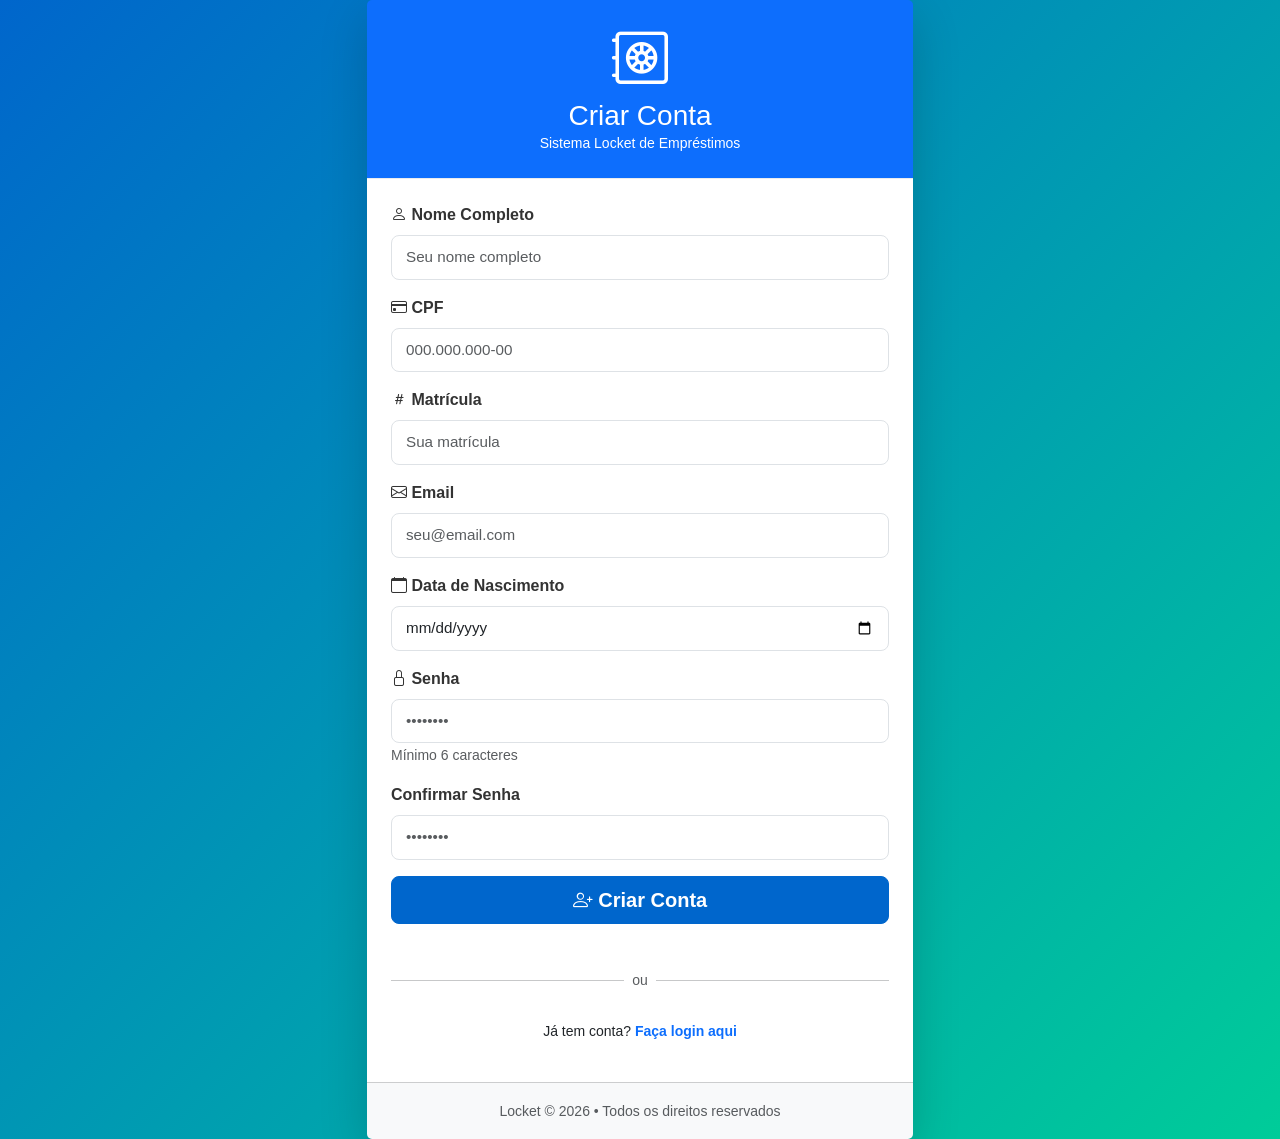
<file: cadastro.html>
<!DOCTYPE html>
<html lang="pt-BR">
<head>
    <meta charset="UTF-8">
    <meta name="viewport" content="width=device-width, initial-scale=1.0">
    <title>Cadastro - Locket</title>
    
    <link href="https://cdn.jsdelivr.net/npm/bootstrap@5.3.0/dist/css/bootstrap.min.css" rel="stylesheet">
    <link href="https://cdn.jsdelivr.net/npm/bootstrap-icons@1.11.0/font/bootstrap-icons.css" rel="stylesheet">
    <link rel="stylesheet" href="css/style.css">
    <style>
        body {
            background: linear-gradient(135deg, #0066CC 0%, #00cc99 100%);
            min-height: 100vh;
            display: flex;
            align-items: center;
            justify-content: center;
        }
    </style>
</head>
<body>
    <main class="w-100">
        <div class="container">
            <div class="row justify-content-center">
                <div class="col-12 col-sm-10 col-md-8 col-lg-6">
                    <div class="card shadow-lg border-0">
                        <!-- Card Header -->
                        <div class="card-header bg-primary text-white text-center py-4">
                            <i class="bi bi-safe2 display-4"></i>
                            <h1 class="h3 mt-2 mb-0">Criar Conta</h1>
                            <p class="small mb-0">Sistema Locket de Empréstimos</p>
                        </div>

                        <!-- Card Body -->
                        <div class="card-body p-4">
                            <form id="registroForm" onsubmit="handleRegister(event)">
                                <!-- Nome Input -->
                                <div class="mb-3">
                                    <label for="nome" class="form-label fw-bold">
                                        <i class="bi bi-person"></i> Nome Completo
                                    </label>
                                    <input 
                                        type="text" 
                                        class="form-control form-control-lg" 
                                        id="nome" 
                                        name="nome"
                                        placeholder="Seu nome completo"
                                        required
                                    >
                                </div>

                                <!-- CPF Input -->
                                <div class="mb-3">
                                    <label for="cpf" class="form-label fw-bold">
                                        <i class="bi bi-credit-card"></i> CPF
                                    </label>
                                    <input 
                                        type="text" 
                                        class="form-control form-control-lg" 
                                        id="cpf" 
                                        name="cpf"
                                        placeholder="000.000.000-00"
                                        maxlength="14"
                                        required
                                    >
                                </div>

                                <!-- Matrícula Input -->
                                <div class="mb-3">
                                    <label for="matricula" class="form-label fw-bold">
                                        <i class="bi bi-hash"></i> Matrícula
                                    </label>
                                    <input 
                                        type="text" 
                                        class="form-control form-control-lg" 
                                        id="matricula" 
                                        name="matricula"
                                        placeholder="Sua matrícula"
                                        required
                                    >
                                </div>

                                <!-- Email Input -->
                                <div class="mb-3">
                                    <label for="email" class="form-label fw-bold">
                                        <i class="bi bi-envelope"></i> Email
                                    </label>
                                    <input 
                                        type="email" 
                                        class="form-control form-control-lg" 
                                        id="email" 
                                        name="email"
                                        placeholder="seu@email.com"
                                        required
                                    >
                                </div>

                                <!-- Data de Nascimento Input -->
                                <div class="mb-3">
                                    <label for="dataNascimento" class="form-label fw-bold">
                                        <i class="bi bi-calendar"></i> Data de Nascimento
                                    </label>
                                    <input 
                                        type="date" 
                                        class="form-control form-control-lg" 
                                        id="dataNascimento" 
                                        name="dataNascimento"
                                        required
                                    >
                                </div>

                                <!-- Password Input -->
                                <div class="mb-3">
                                    <label for="senha" class="form-label fw-bold">
                                        <i class="bi bi-lock"></i> Senha
                                    </label>
                                    <input 
                                        type="password" 
                                        class="form-control form-control-lg" 
                                        id="senha" 
                                        name="senha"
                                        placeholder="••••••••"
                                        minlength="6"
                                        required
                                    >
                                    <small class="text-muted">Mínimo 6 caracteres</small>
                                </div>

                                <!-- Confirm Password Input -->
                                <div class="mb-3">
                                    <label for="senhaConfirm" class="form-label fw-bold">
                                        <i class="bi bi-lock-check"></i> Confirmar Senha
                                    </label>
                                    <input 
                                        type="password" 
                                        class="form-control form-control-lg" 
                                        id="senhaConfirm" 
                                        name="senhaConfirm"
                                        placeholder="••••••••"
                                        minlength="6"
                                        required
                                    >
                                </div>

                                <!-- Alert Messages -->
                                <div id="alertMessage" class="alert alert-danger d-none" role="alert"></div>

                                <!-- Submit Button -->
                                <button type="submit" class="btn btn-primary btn-lg w-100 fw-bold mb-3">
                                    <i class="bi bi-person-plus"></i> Criar Conta
                                </button>
                            </form>

                            <!-- Divider -->
                            <div class="d-flex align-items-center my-4">
                                <hr class="flex-grow-1">
                                <span class="mx-2 text-muted small">ou</span>
                                <hr class="flex-grow-1">
                            </div>

                            <!-- Login Link -->
                            <div class="text-center">
                                <p class="small">
                                    Já tem conta?
                                    <a href="login.html" class="text-decoration-none fw-bold">
                                        Faça login aqui
                                    </a>
                                </p>
                            </div>
                        </div>

                        <!-- Card Footer -->
                        <div class="card-footer bg-light text-center py-3">
                            <small class="text-muted">
                                Locket &copy; 2026 • Todos os direitos reservados
                            </small>
                        </div>
                    </div>
                </div>
            </div>
        </div>
    </main>

    <script src="https://cdn.jsdelivr.net/npm/bootstrap@5.3.0/dist/js/bootstrap.bundle.min.js"></script>
    <script src="js/api.js"></script>
    <script src="js/main.js"></script>
    <script>
        async function handleRegister(event) {
            event.preventDefault();
            
            const nome = document.getElementById('nome').value.trim();
            const cpf = document.getElementById('cpf').value.trim();
            const matricula = document.getElementById('matricula').value.trim();
            const email = document.getElementById('email').value.trim();
            const dataNascimento = document.getElementById('dataNascimento').value;
            const senha = document.getElementById('senha').value;
            const senhaConfirm = document.getElementById('senhaConfirm').value;
            const alertDiv = document.getElementById('alertMessage');

            // Validações
            if (!nome || !cpf || !matricula || !email || !dataNascimento || !senha || !senhaConfirm) {
                alertDiv.innerHTML = '<i class="bi bi-exclamation-triangle"></i> Por favor, preencha todos os campos.';
                alertDiv.classList.remove('d-none');
                return;
            }

            if (senha !== senhaConfirm) {
                alertDiv.innerHTML = '<i class="bi bi-exclamation-triangle"></i> As senhas não coincidem. Tente novamente.';
                alertDiv.classList.remove('d-none');
                return;
            }

            if (senha.length < 6) {
                alertDiv.innerHTML = '<i class="bi bi-exclamation-triangle"></i> A senha deve ter no mínimo 6 caracteres.';
                alertDiv.classList.remove('d-none');
                return;
            }

            // CPF validation (simples)
            if (!/^\d{3}\.\d{3}\.\d{3}-\d{2}$/.test(cpf) && !/^\d{11}$/.test(cpf.replace(/\D/g, ''))) {
                alertDiv.innerHTML = '<i class="bi bi-exclamation-triangle"></i> CPF inválido. Use o formato 000.000.000-00.';
                alertDiv.classList.remove('d-none');
                return;
            }

            try {
                alertDiv.classList.add('d-none');
                
                // Prepare registration data
                const registroData = {
                    Nome: nome,
                    CPF: cpf,
                    Matricula: matricula,
                    Email: email,
                    Data_Nascimento: dataNascimento,
                    Senha: senha,
                    Funcao: 'Aluno'  // Default role
                };

                // Call register API
                const response = await authAPI.register(registroData);

                if (response && (response.statusCode === 201 || response.success)) {
                    showToast('Conta criada com sucesso! Redirecionando...', 'success');
                    setTimeout(() => {
                        window.location.href = 'login.html';
                    }, 2000);
                } else {
                    throw new Error(response?.message || 'Erro ao criar conta');
                }
            } catch (error) {
                console.error('Erro no registro:', error);
                alertDiv.innerHTML = `<i class="bi bi-exclamation-triangle"></i> ${error.message || 'Erro ao criar conta. Tente novamente.'}`;
                alertDiv.classList.remove('d-none');
            }
        }
    </script>
</body>
</html>
</file>
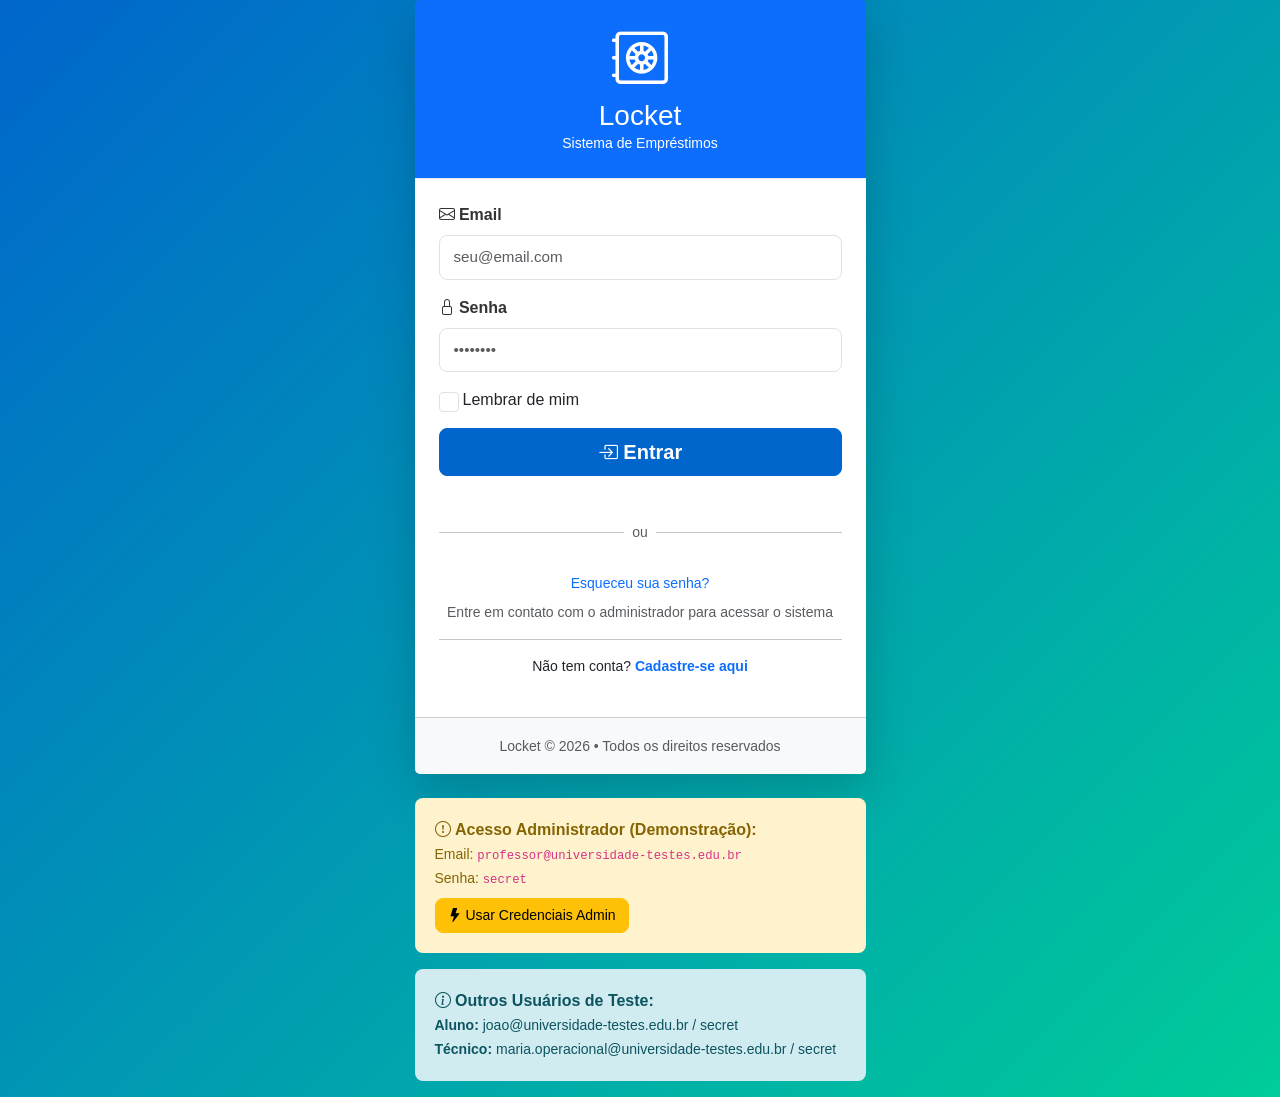
<file: login.html>
<!DOCTYPE html>
<html lang="pt-BR">
<head>
    <meta charset="UTF-8">
    <meta name="viewport" content="width=device-width, initial-scale=1.0">
    <title>Login - Locket</title>
    
    <link href="https://cdn.jsdelivr.net/npm/bootstrap@5.3.0/dist/css/bootstrap.min.css" rel="stylesheet">
    <link href="https://cdn.jsdelivr.net/npm/bootstrap-icons@1.11.0/font/bootstrap-icons.css" rel="stylesheet">
    <link rel="stylesheet" href="css/style.css">
    <style>
        body {
            background: linear-gradient(135deg, #0066CC 0%, #00cc99 100%);
            min-height: 100vh;
            display: flex;
            align-items: center;
            justify-content: center;
        }
    </style>
</head>
<body>
    <main class="w-100">
        <div class="container">
            <div class="row justify-content-center">
                <div class="col-12 col-sm-10 col-md-8 col-lg-5">
                    <div class="card shadow-lg border-0">
                        <!-- Card Header -->
                        <div class="card-header bg-primary text-white text-center py-4">
                            <i class="bi bi-safe2 display-4"></i>
                            <h1 class="h3 mt-2 mb-0">Locket</h1>
                            <p class="small mb-0">Sistema de Empréstimos</p>
                        </div>

                        <!-- Card Body -->
                        <div class="card-body p-4">
                            <form id="loginForm" onsubmit="handleLogin(event)">
                                <!-- Email Input -->
                                <div class="mb-3">
                                    <label for="email" class="form-label fw-bold">
                                        <i class="bi bi-envelope"></i> Email
                                    </label>
                                    <input 
                                        type="email" 
                                        class="form-control form-control-lg" 
                                        id="email" 
                                        name="email"
                                        placeholder="seu@email.com"
                                        required
                                    >
                                </div>

                                <!-- Password Input -->
                                <div class="mb-3">
                                    <label for="password" class="form-label fw-bold">
                                        <i class="bi bi-lock"></i> Senha
                                    </label>
                                    <input 
                                        type="password" 
                                        class="form-control form-control-lg" 
                                        id="password" 
                                        name="password"
                                        placeholder="••••••••"
                                        required
                                    >
                                </div>

                                <!-- Remember Me -->
                                <div class="form-check mb-3">
                                    <input 
                                        class="form-check-input" 
                                        type="checkbox" 
                                        id="rememberMe"
                                        name="rememberMe"
                                    >
                                    <label class="form-check-label" for="rememberMe">
                                        Lembrar de mim
                                    </label>
                                </div>

                                <!-- Alert Messages -->
                                <div id="alertMessage" class="alert alert-danger d-none" role="alert"></div>

                                <!-- Submit Button -->
                                <button type="submit" class="btn btn-primary btn-lg w-100 fw-bold mb-3">
                                    <i class="bi bi-box-arrow-in-right"></i> Entrar
                                </button>
                            </form>

                            <!-- Divider -->
                            <div class="d-flex align-items-center my-4">
                                <hr class="flex-grow-1">
                                <span class="mx-2 text-muted small">ou</span>
                                <hr class="flex-grow-1">
                            </div>

                            <!-- Help Links -->
                            <div class="text-center">
                                <p class="small mb-2">
                                    <a href="#" class="text-decoration-none">Esqueceu sua senha?</a>
                                </p>
                                <p class="small mb-3 text-muted">
                                    Entre em contato com o administrador para acessar o sistema
                                </p>
                                <hr>
                                <p class="small">
                                    Não tem conta?
                                    <a href="cadastro.html" class="text-decoration-none fw-bold text-primary">
                                        Cadastre-se aqui
                                    </a>
                                </p>
                            </div>
                        </div>

                        <!-- Card Footer -->
                        <div class="card-footer bg-light text-center py-3">
                            <small class="text-muted">
                                Locket &copy; 2026 • Todos os direitos reservados
                            </small>
                        </div>
                    </div>

                    <!-- Quick Login Info Box -->
                    <div class="alert alert-warning mt-4" role="alert">
                        <i class="bi bi-exclamation-circle"></i>
                        <strong> Acesso Administrador (Demonstração):</strong>
                        <br>
                        <small>
                            Email: <code>professor@universidade-testes.edu.br</code>
                            <br>
                            Senha: <code>secret</code>
                        </small>
                        <br>
                        <button type="button" class="btn btn-sm btn-warning mt-2" onclick="preencherAdminLogin()">
                            <i class="bi bi-lightning-fill"></i> Usar Credenciais Admin
                        </button>
                    </div>

                    <!-- Other Test Users Info Box -->
                    <div class="alert alert-info mt-2" role="alert">
                        <i class="bi bi-info-circle"></i>
                        <strong> Outros Usuários de Teste:</strong>
                        <br>
                        <small>
                            <strong>Aluno:</strong> joao@universidade-testes.edu.br / secret
                            <br>
                            <strong>Técnico:</strong> maria.operacional@universidade-testes.edu.br / secret
                        </small>
                    </div>
                </div>
            </div>
        </div>
    </main>

    <script src="https://cdn.jsdelivr.net/npm/bootstrap@5.3.0/dist/js/bootstrap.bundle.min.js"></script>
    <script src="js/api.js"></script>
    <script src="js/main.js"></script>
    <script>
        async function handleLogin(event) {
            event.preventDefault();
            
            const email = document.getElementById('email').value.trim();
            const password = document.getElementById('password').value;
            const alertDiv = document.getElementById('alertMessage');
            
            if (!email || !password) {
                alertDiv.textContent = 'Por favor, preencha todos os campos.';
                alertDiv.classList.remove('d-none');
                return;
            }

            try {
                alertDiv.classList.add('d-none');
                const response = await authAPI.login(email, password);

                // Verificar se a resposta contém sucesso e dados
                if (response && (response.data?.token || response.token)) {
                    const token = response.data?.token || response.token;
                    localStorage.setItem('token', token);
                    localStorage.setItem('userEmail', email);
                    if (typeof showToast === 'function') {
                        showToast('Login realizado com sucesso!', 'success');
                    }
                    setTimeout(() => {
                        window.location.href = 'pages/dashboard.html';
                    }, 500);
                } else {
                    throw new Error(response?.message || 'Erro ao fazer login');
                }
            } catch (error) {
                console.error('Erro no login:', error);
                alertDiv.textContent = error.message || 'Erro ao fazer login. Verifique suas credenciais.';
                alertDiv.classList.remove('d-none');
            }
        }

        function preencherAdminLogin() {
            document.getElementById('email').value = 'professor@universidade-testes.edu.br';
            document.getElementById('password').value = 'secret';
            document.getElementById('email').focus();
        }

        function logout() {
            localStorage.removeItem('token');
            localStorage.removeItem('userEmail');
            window.location.href = 'login.html';
        }
    </script>
</body>
</html>
</file>
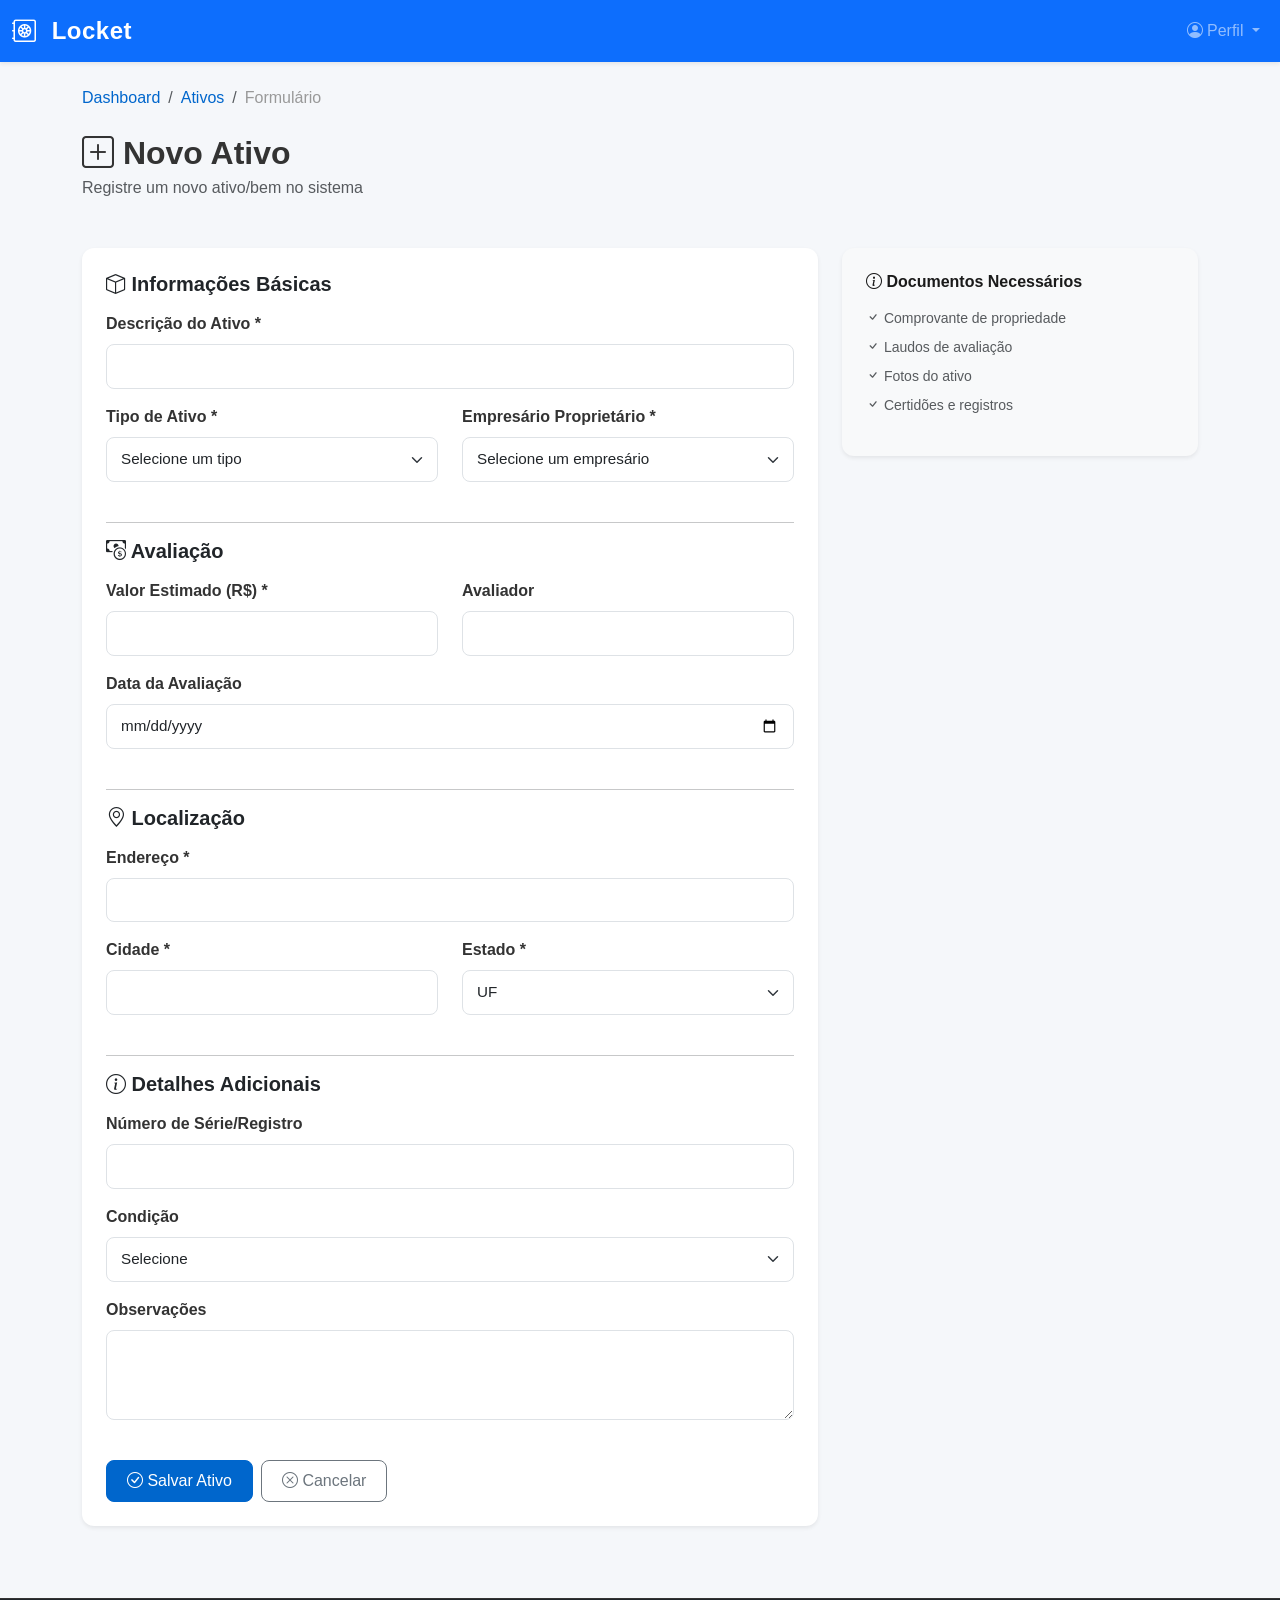
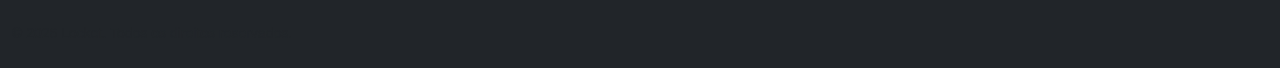
<file: pages/ativos-form.html>
<!DOCTYPE html>
<html lang="pt-BR">
<head>
    <meta charset="UTF-8">
    <meta name="viewport" content="width=device-width, initial-scale=1.0">
    <title>Formulário Ativo - Locket</title>
    
    <link href="https://cdn.jsdelivr.net/npm/bootstrap@5.3.0/dist/css/bootstrap.min.css" rel="stylesheet">
    <link href="https://cdn.jsdelivr.net/npm/bootstrap-icons@1.11.0/font/bootstrap-icons.css" rel="stylesheet">
    <link rel="stylesheet" href="../css/style.css">
</head>
<body class="d-flex flex-column min-vh-100">
    <!-- Header -->
    <header class="navbar navbar-expand-lg navbar-dark bg-primary sticky-top shadow-sm">
        <div class="container-fluid">
            <a class="navbar-brand fw-bold" href="../index.html">
                <i class="bi bi-safe2"></i> Locket
            </a>
            <button class="navbar-toggler" type="button" data-bs-toggle="collapse" data-bs-target="#navbarNav">
                <span class="navbar-toggler-icon"></span>
            </button>
            <nav class="collapse navbar-collapse" id="navbarNav">
                <ul class="navbar-nav ms-auto">
                    <li class="nav-item dropdown">
                        <a class="nav-link dropdown-toggle" href="#" id="userDropdown" role="button" data-bs-toggle="dropdown">
                            <i class="bi bi-person-circle"></i> Perfil
                        </a>
                        <ul class="dropdown-menu dropdown-menu-end">
                            <li><a class="dropdown-item" href="perfil.html">Meu Perfil</a></li>
                            <li><hr class="dropdown-divider"></li>
                            <li><a class="dropdown-item" href="#" onclick="logout()">Sair</a></li>
                        </ul>
                    </li>
                </ul>
            </nav>
        </div>
    </header>

    <!-- Main Content -->
    <main class="flex-grow-1 py-4">
        <div class="container">
            <nav aria-label="breadcrumb" class="mb-4">
                <ol class="breadcrumb">
                    <li class="breadcrumb-item"><a href="dashboard.html">Dashboard</a></li>
                    <li class="breadcrumb-item"><a href="ativos.html">Ativos</a></li>
                    <li class="breadcrumb-item active" aria-current="page">Formulário</li>
                </ol>
            </nav>

            <section class="mb-5">
                <h1 class="h2 fw-bold mb-1">
                    <i class="bi bi-plus-square"></i> Novo Ativo
                </h1>
                <p class="text-muted">Registre um novo ativo/bem no sistema</p>
            </section>

            <section class="row">
                <article class="col-12 col-lg-8">
                    <div class="card border-0 shadow-sm">
                        <div class="card-body p-4">
                            <form id="assetForm" onsubmit="handleSubmit(event)">
                                <!-- Basic Information -->
                                <fieldset class="mb-4">
                                    <legend class="h5 fw-bold mb-3">
                                        <i class="bi bi-box"></i> Informações Básicas
                                    </legend>
                                    
                                    <div class="mb-3">
                                        <label for="description" class="form-label fw-bold">Descrição do Ativo *</label>
                                        <input type="text" class="form-control" id="description" name="description" required>
                                    </div>

                                    <div class="row">
                                        <div class="col-12 col-md-6 mb-3">
                                            <label for="type" class="form-label fw-bold">Tipo de Ativo *</label>
                                            <select class="form-select" id="type" name="type" required>
                                                <option value="">Selecione um tipo</option>
                                                <option value="imovel">Imóvel</option>
                                                <option value="veiculo">Veículo</option>
                                                <option value="equipamento">Equipamento</option>
                                                <option value="joia">Jóia</option>
                                                <option value="outro">Outro</option>
                                            </select>
                                        </div>
                                        <div class="col-12 col-md-6 mb-3">
                                            <label for="businessman" class="form-label fw-bold">Empresário Proprietário *</label>
                                            <select class="form-select" id="businessman" name="businessman" required>
                                                <option value="">Selecione um empresário</option>
                                                <option value="techcorp">TechCorp Ltda</option>
                                                <option value="industrial">Industrial SA</option>
                                                <option value="comercio">Comércio Geral</option>
                                            </select>
                                        </div>
                                    </div>
                                </fieldset>

                                <hr>

                                <!-- Valuation -->
                                <fieldset class="mb-4">
                                    <legend class="h5 fw-bold mb-3">
                                        <i class="bi bi-cash-coin"></i> Avaliação
                                    </legend>

                                    <div class="row">
                                        <div class="col-12 col-md-6 mb-3">
                                            <label for="estimatedValue" class="form-label fw-bold">Valor Estimado (R$) *</label>
                                            <input type="number" class="form-control" id="estimatedValue" name="estimatedValue" step="0.01" required>
                                        </div>
                                        <div class="col-12 col-md-6 mb-3">
                                            <label for="appraiser" class="form-label fw-bold">Avaliador</label>
                                            <input type="text" class="form-control" id="appraiser" name="appraiser">
                                        </div>
                                    </div>

                                    <div class="mb-3">
                                        <label for="appraisalDate" class="form-label fw-bold">Data da Avaliação</label>
                                        <input type="date" class="form-control" id="appraisalDate" name="appraisalDate">
                                    </div>
                                </fieldset>

                                <hr>

                                <!-- Location -->
                                <fieldset class="mb-4">
                                    <legend class="h5 fw-bold mb-3">
                                        <i class="bi bi-geo-alt"></i> Localização
                                    </legend>

                                    <div class="mb-3">
                                        <label for="address" class="form-label fw-bold">Endereço *</label>
                                        <input type="text" class="form-control" id="address" name="address" required>
                                    </div>

                                    <div class="row">
                                        <div class="col-12 col-md-6 mb-3">
                                            <label for="city" class="form-label fw-bold">Cidade *</label>
                                            <input type="text" class="form-control" id="city" name="city" required>
                                        </div>
                                        <div class="col-12 col-md-6 mb-3">
                                            <label for="state" class="form-label fw-bold">Estado *</label>
                                            <select class="form-select" id="state" name="state" required>
                                                <option value="">UF</option>
                                                <option value="SP">SP</option>
                                                <option value="RJ">RJ</option>
                                                <option value="MG">MG</option>
                                                <option value="BA">BA</option>
                                            </select>
                                        </div>
                                    </div>
                                </fieldset>

                                <hr>

                                <!-- Additional Details -->
                                <fieldset class="mb-4">
                                    <legend class="h5 fw-bold mb-3">
                                        <i class="bi bi-info-circle"></i> Detalhes Adicionais
                                    </legend>

                                    <div class="mb-3">
                                        <label for="serialNumber" class="form-label fw-bold">Número de Série/Registro</label>
                                        <input type="text" class="form-control" id="serialNumber" name="serialNumber">
                                    </div>

                                    <div class="mb-3">
                                        <label for="condition" class="form-label fw-bold">Condição</label>
                                        <select class="form-select" id="condition" name="condition">
                                            <option value="">Selecione</option>
                                            <option value="novo">Novo</option>
                                            <option value="otimo">Ótimo</option>
                                            <option value="bom">Bom</option>
                                            <option value="regular">Regular</option>
                                        </select>
                                    </div>

                                    <div class="mb-3">
                                        <label for="notes" class="form-label fw-bold">Observações</label>
                                        <textarea class="form-control" id="notes" name="notes" rows="3"></textarea>
                                    </div>
                                </fieldset>

                                <!-- Buttons -->
                                <div class="d-flex gap-2">
                                    <button type="submit" class="btn btn-primary">
                                        <i class="bi bi-check-circle"></i> Salvar Ativo
                                    </button>
                                    <a href="ativos.html" class="btn btn-outline-secondary">
                                        <i class="bi bi-x-circle"></i> Cancelar
                                    </a>
                                </div>
                            </form>
                        </div>
                    </div>
                </article>

                <!-- Help Sidebar -->
                <aside class="col-12 col-lg-4 mt-4 mt-lg-0">
                    <div class="card border-0 shadow-sm bg-light">
                        <div class="card-body">
                            <h6 class="fw-bold mb-3">
                                <i class="bi bi-info-circle"></i> Documentos Necessários
                            </h6>
                            <ul class="small text-muted list-unstyled">
                                <li class="mb-2">
                                    <i class="bi bi-check"></i> Comprovante de propriedade
                                </li>
                                <li class="mb-2">
                                    <i class="bi bi-check"></i> Laudos de avaliação
                                </li>
                                <li class="mb-2">
                                    <i class="bi bi-check"></i> Fotos do ativo
                                </li>
                                <li class="mb-2">
                                    <i class="bi bi-check"></i> Certidões e registros
                                </li>
                            </ul>
                        </div>
                    </div>
                </aside>
            </section>
        </div>
    </main>

    <!-- Footer -->
    <footer class="bg-dark text-light py-4 mt-5">
        <div class="container-fluid">
            <p class="text-muted small mb-0">&copy; 2026 Locket. Todos os direitos reservados.</p>
        </div>
    </footer>

    <script src="https://cdn.jsdelivr.net/npm/bootstrap@5.3.0/dist/js/bootstrap.bundle.min.js"></script>
    <script src="../js/api.js"></script>
    <script src="../js/main.js"></script>
    <script>
        document.addEventListener('DOMContentLoaded', function() {
            checkAuth();
        });

        function handleSubmit(event) {
            event.preventDefault();
            alert('Ativo registrado com sucesso!');
            window.location.href = 'ativos.html';
        }
    </script>
</body>
</html>
</file>
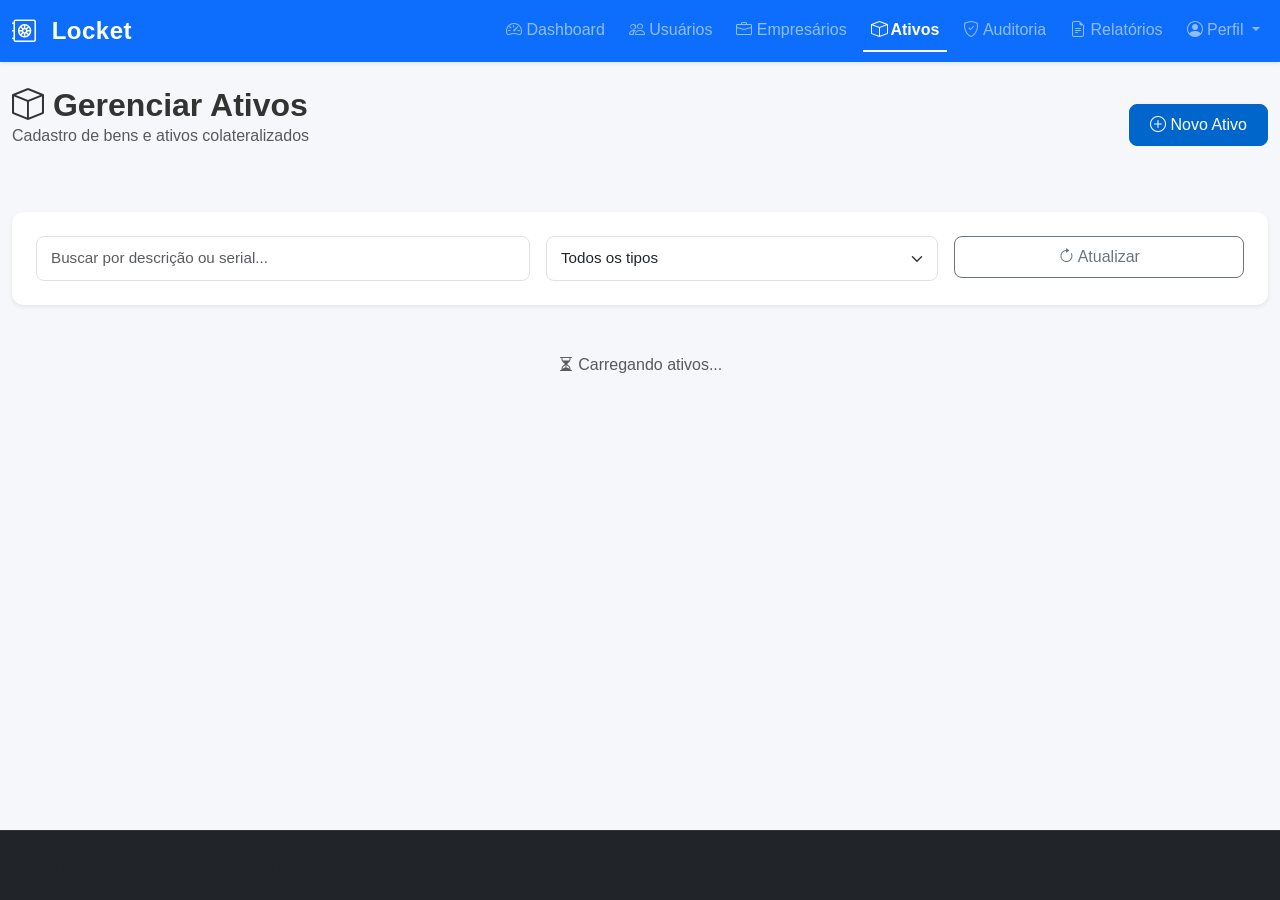
<file: pages/ativos.html>
<!DOCTYPE html>
<html lang="pt-BR">
<head>
    <meta charset="UTF-8">
    <meta name="viewport" content="width=device-width, initial-scale=1.0">
    <title>Gerenciar Ativos - Locket</title>
    
    <link href="https://cdn.jsdelivr.net/npm/bootstrap@5.3.0/dist/css/bootstrap.min.css" rel="stylesheet">
    <link href="https://cdn.jsdelivr.net/npm/bootstrap-icons@1.11.0/font/bootstrap-icons.css" rel="stylesheet">
    <link rel="stylesheet" href="../css/style.css">
</head>
<body class="d-flex flex-column min-vh-100">
    <!-- Header -->
    <header class="navbar navbar-expand-lg navbar-dark bg-primary sticky-top shadow-sm">
        <div class="container-fluid">
            <a class="navbar-brand fw-bold" href="../index.html">
                <i class="bi bi-safe2"></i> Locket
            </a>
            
            <button class="navbar-toggler" type="button" data-bs-toggle="collapse" data-bs-target="#navbarNav">
                <span class="navbar-toggler-icon"></span>
            </button>
            
            <nav class="collapse navbar-collapse" id="navbarNav">
                <ul class="navbar-nav ms-auto">
                    <li class="nav-item"><a class="nav-link" href="dashboard.html"><i class="bi bi-speedometer2"></i> Dashboard</a></li>
                    <li class="nav-item"><a class="nav-link" href="usuarios.html"><i class="bi bi-people"></i> Usuários</a></li>
                    <li class="nav-item"><a class="nav-link" href="empresarios.html"><i class="bi bi-briefcase"></i> Empresários</a></li>
                    <li class="nav-item"><a class="nav-link active" href="ativos.html"><i class="bi bi-box"></i> Ativos</a></li>
                    <li class="nav-item"><a class="nav-link" href="auditoria.html"><i class="bi bi-shield-check"></i> Auditoria</a></li>
                    <li class="nav-item"><a class="nav-link" href="relatorios.html"><i class="bi bi-file-earmark-text"></i> Relatórios</a></li>
                    <li class="nav-item dropdown">
                        <a class="nav-link dropdown-toggle" href="#" id="userDropdown" role="button" data-bs-toggle="dropdown">
                            <i class="bi bi-person-circle"></i> Perfil
                        </a>
                        <ul class="dropdown-menu dropdown-menu-end">
                            <li><a class="dropdown-item" href="perfil.html">Meu Perfil</a></li>
                            <li><hr class="dropdown-divider"></li>
                            <li><a class="dropdown-item" href="#" onclick="logout()">Sair</a></li>
                        </ul>
                    </li>
                </ul>
            </nav>
        </div>
    </header>

    <!-- Main Content -->
    <main class="flex-grow-1 py-4">
        <div class="container-fluid">
            <!-- Page Header -->
            <section class="mb-5">
                <div class="row align-items-center">
                    <div class="col">
                        <h1 class="h2 fw-bold mb-0">
                            <i class="bi bi-box"></i> Gerenciar Ativos
                        </h1>
                        <p class="text-muted">Cadastro de bens e ativos colateralizados</p>
                    </div>
                    <div class="col-auto">
                        <a href="ativos-form.html" class="btn btn-primary">
                            <i class="bi bi-plus-circle"></i> Novo Ativo
                        </a>
                    </div>
                </div>
            </section>

            <!-- Filters -->
            <section class="row mb-4">
                <aside class="col-12">
                    <div class="card border-0 shadow-sm">
                        <div class="card-body">
                            <div class="row g-3">
                                <div class="col-12 col-md-5">
                                    <input 
                                        type="text" 
                                        class="form-control" 
                                        placeholder="Buscar por descrição ou serial..."
                                        onkeyup="loadAssets()"
                                    >
                                </div>
                                <div class="col-12 col-md-4">
                                    <select class="form-select" id="typeFilter" onchange="loadAssets()">
                                        <option value="">Todos os tipos</option>
                                        <option value="imovel">Imóvel</option>
                                        <option value="veiculo">Veículo</option>
                                        <option value="equipamento">Equipamento</option>
                                        <option value="outro">Outro</option>
                                    </select>
                                </div>
                                <div class="col-12 col-md-3">
                                    <button class="btn btn-outline-secondary w-100" onclick="loadAssets()">
                                        <i class="bi bi-arrow-clockwise"></i> Atualizar
                                    </button>
                                </div>
                            </div>
                        </div>
                    </div>
                </aside>
            </section>

            <!-- Assets Grid -->
            <section class="row g-4" id="assetsGrid">
                <div class="col-12 text-center text-muted py-4">
                    <i class="bi bi-hourglass-split"></i> Carregando ativos...
                </div>
            </section>
        </div>
    </main>

    <!-- Footer -->
    <footer class="bg-dark text-light py-4 mt-5">
        <div class="container-fluid">
            <p class="text-muted small mb-0">&copy; 2026 Locket. Todos os direitos reservados.</p>
        </div>
    </footer>

    <script src="https://cdn.jsdelivr.net/npm/bootstrap@5.3.0/dist/js/bootstrap.bundle.min.js"></script>
    <script src="../js/api.js"></script>
    <script src="../js/main.js"></script>
    <script>
        document.addEventListener('DOMContentLoaded', function() {
            checkAuth();
            loadAssets();
        });

        async function loadAssets() {
            const grid = document.getElementById('assetsGrid');
            grid.innerHTML = '<div class="col-12 text-center text-muted py-4"><i class="bi bi-hourglass-split"></i> Carregando ativos da API...</div>';

            try {
                const response = await assetsAPI.getAll();
                const itens = Array.isArray(response?.data) ? response.data : Array.isArray(response) ? response : [];

                grid.innerHTML = '';
                if (!itens.length) {
                    grid.innerHTML = '<div class="col-12 text-center text-muted py-4">Nenhum ativo encontrado na API.</div>';
                    return;
                }

                grid.innerHTML = itens.map(asset => `
                    <article class="col-12 col-md-6 col-lg-4">
                        <div class="card border-0 shadow-sm h-100">
                            <div class="card-body">
                                <div class="d-flex justify-content-between align-items-start mb-3">
                                    <h6 class="card-title fw-bold">${asset.Nome || asset.nome || asset.description || 'Ativo'}</h6>
                                    <span class="badge bg-info">${asset.Status_Item || asset.status_item || asset.status || 'Disponível'}</span>
                                </div>
                                <p class="text-muted small mb-2"><i class="bi bi-hash"></i> Tombamento: ${asset.Numero_Tombamento || asset.numero_tombamento || '-'}</p>
                                <p class="text-muted small mb-2"><i class="bi bi-tag"></i> Marca/Modelo: ${asset.Marca || asset.marca || '-'} / ${asset.Modelo || asset.modelo || '-'}</p>
                                <p class="text-muted small mb-3"><i class="bi bi-briefcase"></i> Instituição: ${asset.ID_Instituicao || asset.id_instituicao || '-'}</p>
                                <div class="d-flex gap-2">
                                    <a href="ativos-form.html?id=${asset.ID_Objeto || asset.id}" class="btn btn-sm btn-outline-primary flex-grow-1"><i class="bi bi-pencil"></i> Editar</a>
                                    <button class="btn btn-sm btn-outline-danger" onclick="deleteAsset(${asset.ID_Objeto || asset.id})"><i class="bi bi-trash"></i></button>
                                </div>
                            </div>
                        </div>
                    </article>
                `).join('');
            } catch (error) {
                console.error('Erro ao carregar ativos:', error);
                grid.innerHTML = '<div class="col-12 text-center text-danger py-4">Erro ao carregar ativos do servidor.</div>';
            }
        }

        async function deleteAsset(id) {
            if (!confirm('Tem certeza que deseja deletar este ativo?')) return;

            try {
                await assetsAPI.delete(id);
                showToast('Ativo deletado com sucesso!', 'success');
                await loadAssets();
            } catch (error) {
                console.error('Erro ao deletar ativo:', error);
                showToast('Erro ao deletar ativo.', 'danger');
            }
        }
    </script>
</body>
</html>
</file>
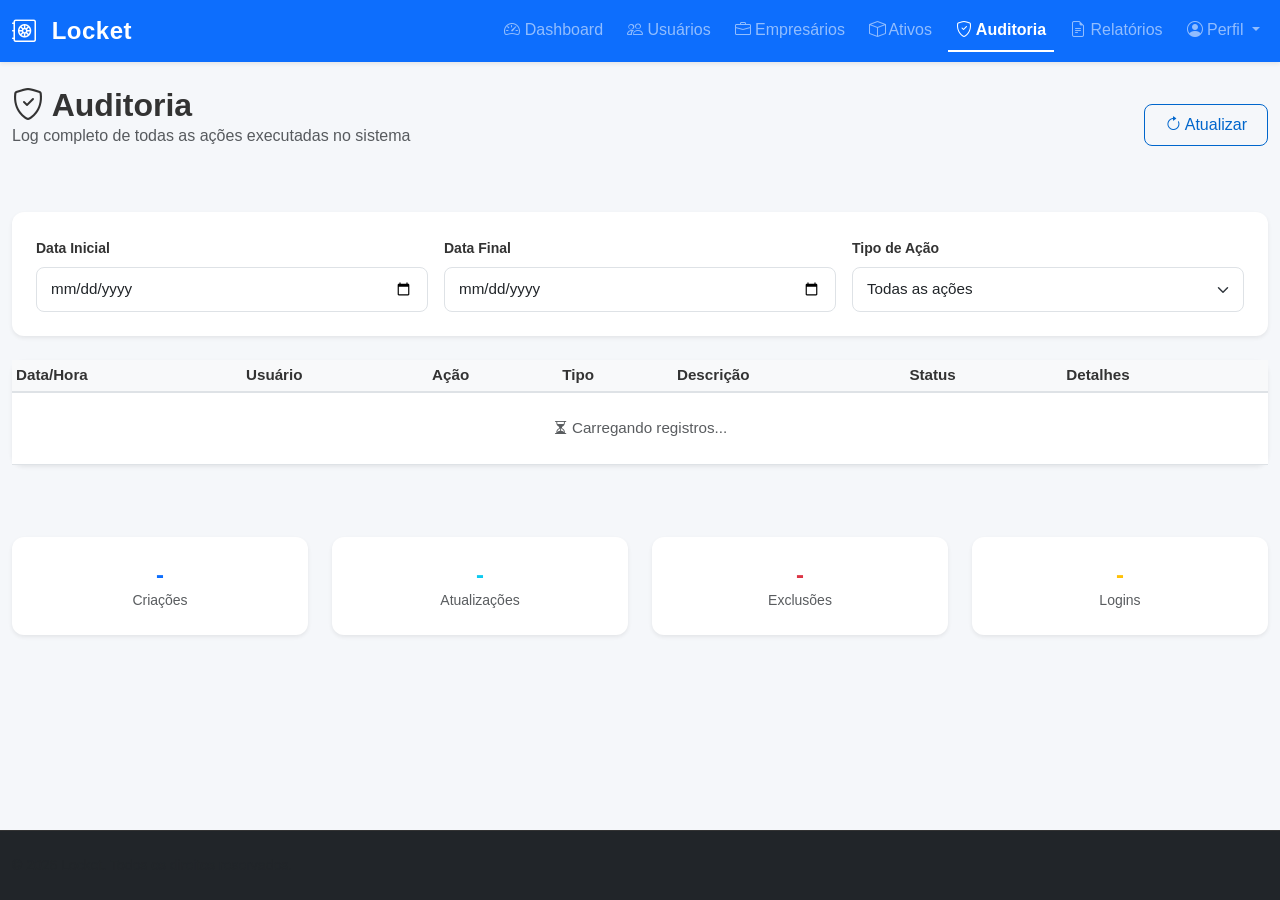
<file: pages/auditoria.html>
<!DOCTYPE html>
<html lang="pt-BR">
<head>
    <meta charset="UTF-8">
    <meta name="viewport" content="width=device-width, initial-scale=1.0">
    <title>Auditoria - Locket</title>
    
    <link href="https://cdn.jsdelivr.net/npm/bootstrap@5.3.0/dist/css/bootstrap.min.css" rel="stylesheet">
    <link href="https://cdn.jsdelivr.net/npm/bootstrap-icons@1.11.0/font/bootstrap-icons.css" rel="stylesheet">
    <link rel="stylesheet" href="../css/style.css">
</head>
<body class="d-flex flex-column min-vh-100">
    <!-- Header -->
    <header class="navbar navbar-expand-lg navbar-dark bg-primary sticky-top shadow-sm">
        <div class="container-fluid">
            <a class="navbar-brand fw-bold" href="../index.html">
                <i class="bi bi-safe2"></i> Locket
            </a>
            
            <button class="navbar-toggler" type="button" data-bs-toggle="collapse" data-bs-target="#navbarNav">
                <span class="navbar-toggler-icon"></span>
            </button>
            
            <nav class="collapse navbar-collapse" id="navbarNav">
                <ul class="navbar-nav ms-auto">
                    <li class="nav-item"><a class="nav-link" href="dashboard.html"><i class="bi bi-speedometer2"></i> Dashboard</a></li>
                    <li class="nav-item"><a class="nav-link" href="usuarios.html"><i class="bi bi-people"></i> Usuários</a></li>
                    <li class="nav-item"><a class="nav-link" href="empresarios.html"><i class="bi bi-briefcase"></i> Empresários</a></li>
                    <li class="nav-item"><a class="nav-link" href="ativos.html"><i class="bi bi-box"></i> Ativos</a></li>
                    <li class="nav-item"><a class="nav-link active" href="auditoria.html"><i class="bi bi-shield-check"></i> Auditoria</a></li>
                    <li class="nav-item"><a class="nav-link" href="relatorios.html"><i class="bi bi-file-earmark-text"></i> Relatórios</a></li>
                    <li class="nav-item dropdown">
                        <a class="nav-link dropdown-toggle" href="#" id="userDropdown" role="button" data-bs-toggle="dropdown">
                            <i class="bi bi-person-circle"></i> Perfil
                        </a>
                        <ul class="dropdown-menu dropdown-menu-end">
                            <li><a class="dropdown-item" href="perfil.html">Meu Perfil</a></li>
                            <li><hr class="dropdown-divider"></li>
                            <li><a class="dropdown-item" href="#" onclick="logout()">Sair</a></li>
                        </ul>
                    </li>
                </ul>
            </nav>
        </div>
    </header>

    <!-- Main Content -->
    <main class="flex-grow-1 py-4">
        <div class="container-fluid">
            <!-- Page Header -->
            <section class="mb-5">
                <div class="row align-items-center">
                    <div class="col">
                        <h1 class="h2 fw-bold mb-0">
                            <i class="bi bi-shield-check"></i> Auditoria
                        </h1>
                        <p class="text-muted">Log completo de todas as ações executadas no sistema</p>
                    </div>
                    <div class="col-auto">
                        <button class="btn btn-outline-primary" onclick="loadAuditLogs()">
                            <i class="bi bi-arrow-clockwise"></i> Atualizar
                        </button>
                    </div>
                </div>
            </section>

            <!-- Filters -->
            <section class="row mb-4">
                <aside class="col-12">
                    <div class="card border-0 shadow-sm">
                        <div class="card-body">
                            <div class="row g-3">
                                <div class="col-12 col-md-4">
                                    <label for="dateFrom" class="form-label fw-bold small">Data Inicial</label>
                                    <input type="date" class="form-control" id="dateFrom" onchange="loadAuditLogs()">
                                </div>
                                <div class="col-12 col-md-4">
                                    <label for="dateTo" class="form-label fw-bold small">Data Final</label>
                                    <input type="date" class="form-control" id="dateTo" onchange="loadAuditLogs()">
                                </div>
                                <div class="col-12 col-md-4">
                                    <label for="actionFilter" class="form-label fw-bold small">Tipo de Ação</label>
                                    <select class="form-select" id="actionFilter" onchange="loadAuditLogs()">
                                        <option value="">Todas as ações</option>
                                        <option value="CREATE">Criação</option>
                                        <option value="UPDATE">Atualização</option>
                                        <option value="DELETE">Exclusão</option>
                                        <option value="LOGIN">Login</option>
                                    </select>
                                </div>
                            </div>
                        </div>
                    </div>
                </aside>
            </section>

            <!-- Audit Logs Table -->
            <section class="row">
                <article class="col-12">
                    <div class="card border-0 shadow-sm">
                        <div class="table-responsive">
                            <table class="table table-sm table-hover mb-0">
                                <thead class="table-light">
                                    <tr>
                                        <th>Data/Hora</th>
                                        <th>Usuário</th>
                                        <th>Ação</th>
                                        <th>Tipo</th>
                                        <th>Descrição</th>
                                        <th>Status</th>
                                        <th>Detalhes</th>
                                    </tr>
                                </thead>
                                <tbody id="auditTable">
                                    <tr>
                                        <td colspan="7" class="text-center text-muted py-4">
                                            <i class="bi bi-hourglass-split"></i> Carregando registros...
                                        </td>
                                    </tr>
                                </tbody>
                            </table>
                        </div>
                    </div>
                </article>
            </section>

            <!-- Statistics -->
            <section class="row g-4 mt-5">
                <article class="col-12 col-md-6 col-lg-3">
                    <div class="card border-0 shadow-sm">
                        <div class="card-body text-center">
                            <h4 class="fw-bold text-primary mb-0" id="statCreates">-</h4>
                            <p class="text-muted small mb-0">Criações</p>
                        </div>
                    </div>
                </article>
                <article class="col-12 col-md-6 col-lg-3">
                    <div class="card border-0 shadow-sm">
                        <div class="card-body text-center">
                            <h4 class="fw-bold text-info mb-0" id="statUpdates">-</h4>
                            <p class="text-muted small mb-0">Atualizações</p>
                        </div>
                    </div>
                </article>
                <article class="col-12 col-md-6 col-lg-3">
                    <div class="card border-0 shadow-sm">
                        <div class="card-body text-center">
                            <h4 class="fw-bold text-danger mb-0" id="statDeletes">-</h4>
                            <p class="text-muted small mb-0">Exclusões</p>
                        </div>
                    </div>
                </article>
                <article class="col-12 col-md-6 col-lg-3">
                    <div class="card border-0 shadow-sm">
                        <div class="card-body text-center">
                            <h4 class="fw-bold text-warning mb-0" id="statLogins">-</h4>
                            <p class="text-muted small mb-0">Logins</p>
                        </div>
                    </div>
                </article>
            </section>
        </div>
    </main>

    <!-- Footer -->
    <footer class="bg-dark text-light py-4 mt-5">
        <div class="container-fluid">
            <p class="text-muted small mb-0">&copy; 2026 Locket. Todos os direitos reservados.</p>
        </div>
    </footer>

    <script src="https://cdn.jsdelivr.net/npm/bootstrap@5.3.0/dist/js/bootstrap.bundle.min.js"></script>
    <script src="../js/api.js"></script>
    <script src="../js/main.js"></script>
    <script>
        document.addEventListener('DOMContentLoaded', function() {
            checkAuth();
            loadAuditLogs();
        });

        function loadAuditLogs() {
            const mockLogs = [
                { datetime: '31/05/2026 16:20:45', user: 'Admin', action: 'CREATE', type: 'Usuário', desc: 'Novo usuário João Silva criado', status: 'Sucesso' },
                { datetime: '31/05/2026 16:15:30', user: 'User001', action: 'UPDATE', type: 'Ativo', desc: 'Ativo ID #42 atualizado', status: 'Sucesso' },
                { datetime: '31/05/2026 16:10:15', user: 'Admin', action: 'CREATE', type: 'Empresário', desc: 'Novo empresário TechCorp cadastrado', status: 'Sucesso' },
                { datetime: '31/05/2026 16:05:00', user: 'Auditor', action: 'LOGIN', type: 'Acesso', desc: 'Login realizado', status: 'Sucesso' },
                { datetime: '31/05/2026 15:55:20', user: 'Admin', action: 'DELETE', type: 'Usuário', desc: 'Usuário inativo deletado', status: 'Sucesso' }
            ];

            const tbody = document.getElementById('auditTable');
            tbody.innerHTML = mockLogs.map(log => `
                <tr>
                    <td class="small">${log.datetime}</td>
                    <td><strong>${log.user}</strong></td>
                    <td>
                        <span class="badge ${
                            log.action === 'CREATE' ? 'bg-success' : 
                            log.action === 'UPDATE' ? 'bg-info' : 
                            log.action === 'DELETE' ? 'bg-danger' : 'bg-warning'
                        }">
                            ${log.action}
                        </span>
                    </td>
                    <td>${log.type}</td>
                    <td>${log.desc}</td>
                    <td><span class="badge bg-success">Sucesso</span></td>
                    <td>
                        <button class="btn btn-sm btn-outline-secondary" title="Ver detalhes">
                            <i class="bi bi-eye"></i>
                        </button>
                    </td>
                </tr>
            `).join('');

            // Update statistics
            document.getElementById('statCreates').textContent = '156';
            document.getElementById('statUpdates').textContent = '432';
            document.getElementById('statDeletes').textContent = '28';
            document.getElementById('statLogins').textContent = '89';
        }
    </script>
</body>
</html>
</file>
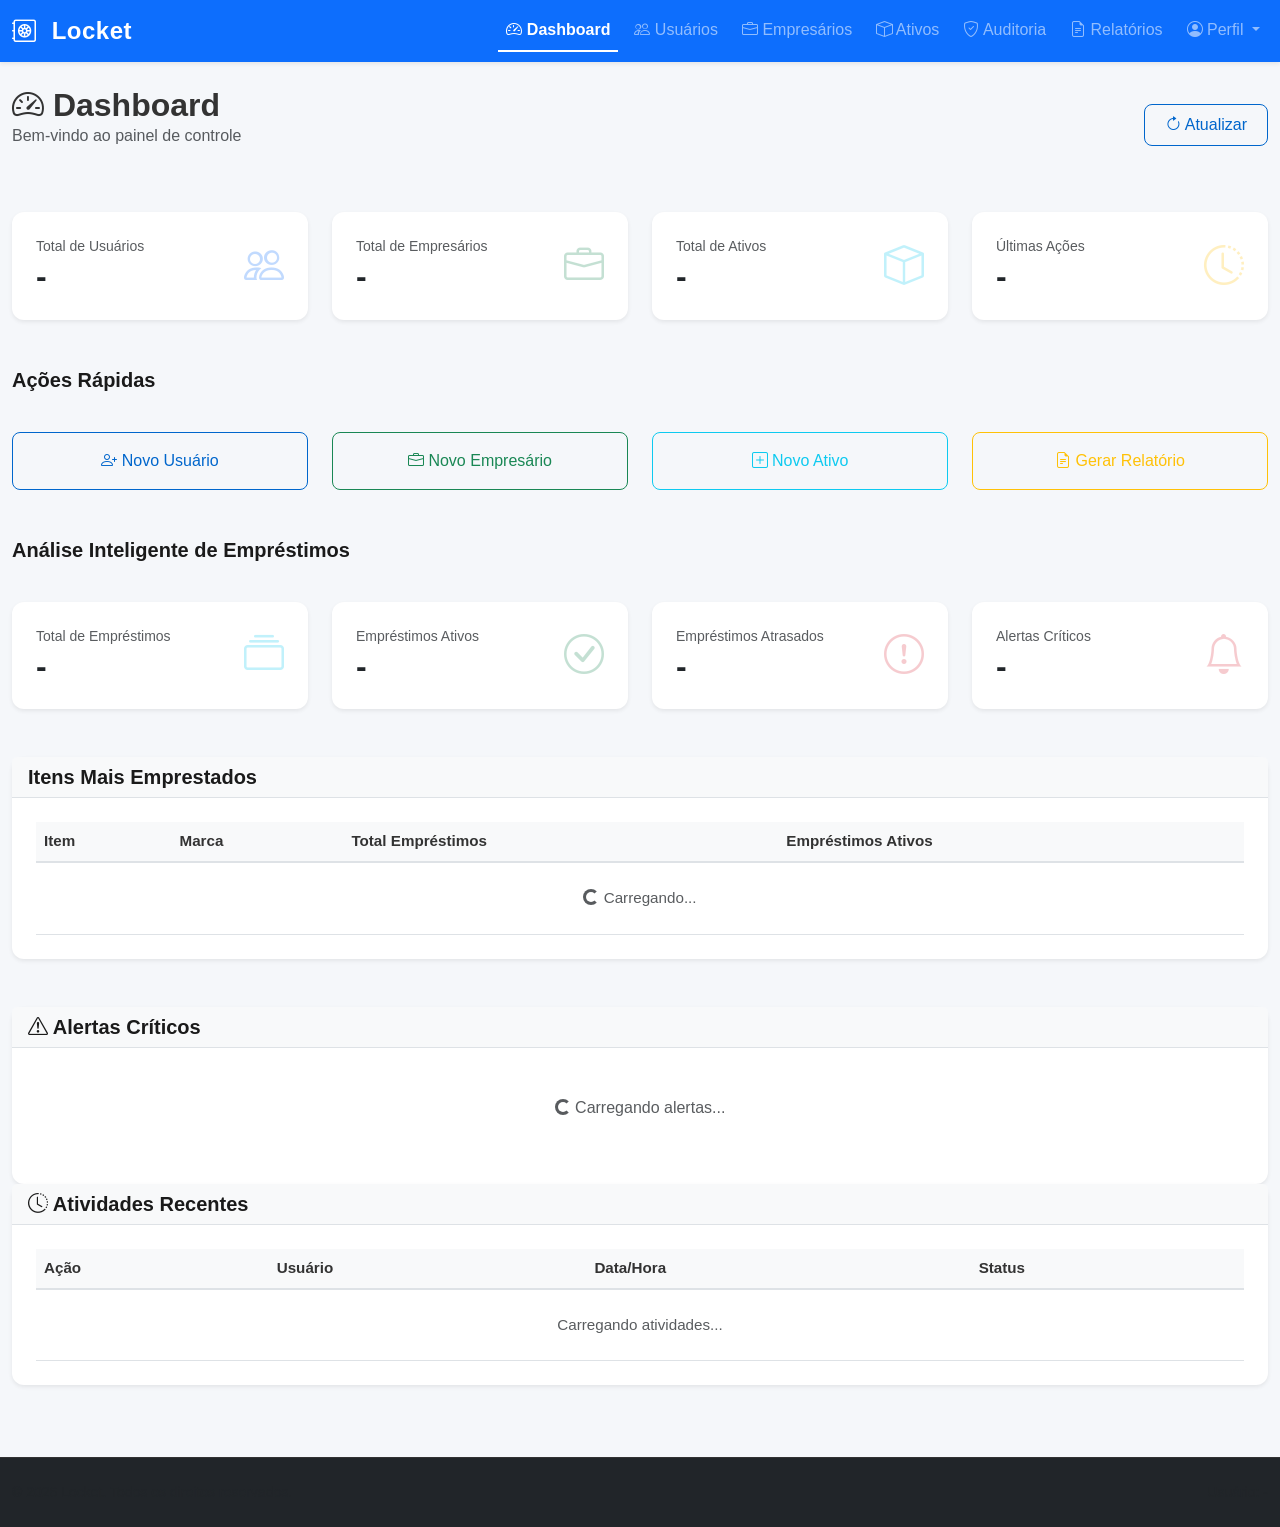
<file: pages/dashboard.html>
<!DOCTYPE html>
<html lang="pt-BR">
<head>
    <meta charset="UTF-8">
    <meta name="viewport" content="width=device-width, initial-scale=1.0">
    <title>Dashboard - Locket</title>
    
    <link href="https://cdn.jsdelivr.net/npm/bootstrap@5.3.0/dist/css/bootstrap.min.css" rel="stylesheet">
    <link href="https://cdn.jsdelivr.net/npm/bootstrap-icons@1.11.0/font/bootstrap-icons.css" rel="stylesheet">
    <link rel="stylesheet" href="../css/style.css">
</head>
<body class="d-flex flex-column min-vh-100">
    <!-- Header -->
    <header class="navbar navbar-expand-lg navbar-dark bg-primary sticky-top shadow-sm">
        <div class="container-fluid">
            <a class="navbar-brand fw-bold" href="../index.html">
                <i class="bi bi-safe2"></i> Locket
            </a>
            
            <button class="navbar-toggler" type="button" data-bs-toggle="collapse" data-bs-target="#navbarNav">
                <span class="navbar-toggler-icon"></span>
            </button>
            
            <nav class="collapse navbar-collapse" id="navbarNav">
                <ul class="navbar-nav ms-auto">
                    <li class="nav-item">
                        <a class="nav-link active" href="dashboard.html">
                            <i class="bi bi-speedometer2"></i> Dashboard
                        </a>
                    </li>
                    <li class="nav-item">
                        <a class="nav-link" href="usuarios.html">
                            <i class="bi bi-people"></i> Usuários
                        </a>
                    </li>
                    <li class="nav-item">
                        <a class="nav-link" href="empresarios.html">
                            <i class="bi bi-briefcase"></i> Empresários
                        </a>
                    </li>
                    <li class="nav-item">
                        <a class="nav-link" href="ativos.html">
                            <i class="bi bi-box"></i> Ativos
                        </a>
                    </li>
                    <li class="nav-item">
                        <a class="nav-link" href="auditoria.html">
                            <i class="bi bi-shield-check"></i> Auditoria
                        </a>
                    </li>
                    <li class="nav-item">
                        <a class="nav-link" href="relatorios.html">
                            <i class="bi bi-file-earmark-text"></i> Relatórios
                        </a>
                    </li>
                    <li class="nav-item dropdown">
                        <a class="nav-link dropdown-toggle" href="#" id="userDropdown" role="button" data-bs-toggle="dropdown">
                            <i class="bi bi-person-circle"></i> Perfil
                        </a>
                        <ul class="dropdown-menu dropdown-menu-end" aria-labelledby="userDropdown">
                            <li><a class="dropdown-item" href="perfil.html">Meu Perfil</a></li>
                            <li><hr class="dropdown-divider"></li>
                            <li><a class="dropdown-item" href="#" onclick="logout()">Sair</a></li>
                        </ul>
                    </li>
                </ul>
            </nav>
        </div>
    </header>

    <!-- Main Content -->
    <main class="flex-grow-1 py-4">
        <div class="container-fluid">
            <!-- Page Title -->
            <section class="mb-5">
                <div class="row align-items-center">
                    <div class="col">
                        <h1 class="h2 fw-bold mb-0">
                            <i class="bi bi-speedometer2"></i> Dashboard
                        </h1>
                        <p class="text-muted">Bem-vindo ao painel de controle</p>
                    </div>
                    <div class="col-auto">
                        <button class="btn btn-outline-primary" onclick="loadDashboard()">
                            <i class="bi bi-arrow-clockwise"></i> Atualizar
                        </button>
                    </div>
                </div>
            </section>

            <!-- Key Metrics -->
            <section class="row g-4 mb-5">
                <!-- Total Users -->
                <article class="col-12 col-sm-6 col-lg-3">
                    <div class="card border-0 shadow-sm h-100">
                        <div class="card-body">
                            <div class="d-flex align-items-center">
                                <div class="flex-grow-1">
                                    <p class="text-muted mb-0 small">Total de Usuários</p>
                                    <h3 class="h2 fw-bold mb-0" id="totalUsers">-</h3>
                                </div>
                                <div class="display-6 text-primary opacity-25">
                                    <i class="bi bi-people"></i>
                                </div>
                            </div>
                        </div>
                    </div>
                </article>

                <!-- Total Businessmen -->
                <article class="col-12 col-sm-6 col-lg-3">
                    <div class="card border-0 shadow-sm h-100">
                        <div class="card-body">
                            <div class="d-flex align-items-center">
                                <div class="flex-grow-1">
                                    <p class="text-muted mb-0 small">Total de Empresários</p>
                                    <h3 class="h2 fw-bold mb-0" id="totalBusinessmen">-</h3>
                                </div>
                                <div class="display-6 text-success opacity-25">
                                    <i class="bi bi-briefcase"></i>
                                </div>
                            </div>
                        </div>
                    </div>
                </article>

                <!-- Total Assets -->
                <article class="col-12 col-sm-6 col-lg-3">
                    <div class="card border-0 shadow-sm h-100">
                        <div class="card-body">
                            <div class="d-flex align-items-center">
                                <div class="flex-grow-1">
                                    <p class="text-muted mb-0 small">Total de Ativos</p>
                                    <h3 class="h2 fw-bold mb-0" id="totalAssets">-</h3>
                                </div>
                                <div class="display-6 text-info opacity-25">
                                    <i class="bi bi-box"></i>
                                </div>
                            </div>
                        </div>
                    </div>
                </article>

                <!-- Recent Actions -->
                <article class="col-12 col-sm-6 col-lg-3">
                    <div class="card border-0 shadow-sm h-100">
                        <div class="card-body">
                            <div class="d-flex align-items-center">
                                <div class="flex-grow-1">
                                    <p class="text-muted mb-0 small">Últimas Ações</p>
                                    <h3 class="h2 fw-bold mb-0" id="recentActions">-</h3>
                                </div>
                                <div class="display-6 text-warning opacity-25">
                                    <i class="bi bi-clock-history"></i>
                                </div>
                            </div>
                        </div>
                    </div>
                </article>
            </section>

            <!-- Quick Actions -->
            <section class="row g-4 mb-5">
                <div class="col-12">
                    <h5 class="fw-bold mb-3">Ações Rápidas</h5>
                </div>
                <div class="col-12 col-md-6 col-lg-3">
                    <a href="usuarios-form.html" class="btn btn-outline-primary w-100 py-3">
                        <i class="bi bi-person-plus"></i> Novo Usuário
                    </a>
                </div>
                <div class="col-12 col-md-6 col-lg-3">
                    <a href="empresarios-form.html" class="btn btn-outline-success w-100 py-3">
                        <i class="bi bi-briefcase"></i> Novo Empresário
                    </a>
                </div>
                <div class="col-12 col-md-6 col-lg-3">
                    <a href="ativos-form.html" class="btn btn-outline-info w-100 py-3">
                        <i class="bi bi-plus-square"></i> Novo Ativo
                    </a>
                </div>
                <div class="col-12 col-md-6 col-lg-3">
                    <a href="relatorios.html" class="btn btn-outline-warning w-100 py-3">
                        <i class="bi bi-file-earmark-text"></i> Gerar Relatório
                    </a>
                </div>
            </section>

            <!-- Python Analysis Section -->
            <section class="row g-4 mb-5">
                <div class="col-12">
                    <h5 class="fw-bold mb-3">Análise Inteligente de Empréstimos</h5>
                </div>

                <!-- Total Loans -->
                <article class="col-12 col-sm-6 col-lg-3">
                    <div class="card border-0 shadow-sm h-100">
                        <div class="card-body">
                            <div class="d-flex align-items-center">
                                <div class="flex-grow-1">
                                    <p class="text-muted mb-0 small">Total de Empréstimos</p>
                                    <h3 class="h2 fw-bold mb-0" id="totalLoans">-</h3>
                                </div>
                                <div class="display-6 text-info opacity-25">
                                    <i class="bi bi-collection"></i>
                                </div>
                            </div>
                        </div>
                    </div>
                </article>

                <!-- Active Loans -->
                <article class="col-12 col-sm-6 col-lg-3">
                    <div class="card border-0 shadow-sm h-100">
                        <div class="card-body">
                            <div class="d-flex align-items-center">
                                <div class="flex-grow-1">
                                    <p class="text-muted mb-0 small">Empréstimos Ativos</p>
                                    <h3 class="h2 fw-bold mb-0" id="activeLoans">-</h3>
                                </div>
                                <div class="display-6 text-success opacity-25">
                                    <i class="bi bi-check-circle"></i>
                                </div>
                            </div>
                        </div>
                    </div>
                </article>

                <!-- Overdue Loans -->
                <article class="col-12 col-sm-6 col-lg-3">
                    <div class="card border-0 shadow-sm h-100">
                        <div class="card-body">
                            <div class="d-flex align-items-center">
                                <div class="flex-grow-1">
                                    <p class="text-muted mb-0 small">Empréstimos Atrasados</p>
                                    <h3 class="h2 fw-bold mb-0" id="overdueLoans">-</h3>
                                </div>
                                <div class="display-6 text-danger opacity-25">
                                    <i class="bi bi-exclamation-circle"></i>
                                </div>
                            </div>
                        </div>
                    </div>
                </article>

                <!-- Critical Alerts -->
                <article class="col-12 col-sm-6 col-lg-3">
                    <div class="card border-0 shadow-sm h-100">
                        <div class="card-body">
                            <div class="d-flex align-items-center">
                                <div class="flex-grow-1">
                                    <p class="text-muted mb-0 small">Alertas Críticos</p>
                                    <h3 class="h2 fw-bold mb-0" id="criticalAlerts">-</h3>
                                </div>
                                <div class="display-6 text-danger opacity-25">
                                    <i class="bi bi-bell"></i>
                                </div>
                            </div>
                        </div>
                    </div>
                </article>
            </section>

            <!-- Most Borrowed Items -->
            <section class="row g-4 mb-5">
                <article class="col-12">
                    <div class="card border-0 shadow-sm">
                        <div class="card-header bg-light border-bottom">
                            <h5 class="mb-0 fw-bold">
                                <i class="bi bi-trending-up"></i> Itens Mais Emprestados
                            </h5>
                        </div>
                        <div class="card-body">
                            <div class="table-responsive">
                                <table class="table table-hover mb-0">
                                    <thead class="table-light">
                                        <tr>
                                            <th>Item</th>
                                            <th>Marca</th>
                                            <th>Total Empréstimos</th>
                                            <th>Empréstimos Ativos</th>
                                        </tr>
                                    </thead>
                                    <tbody id="mostBorrowedTable">
                                        <tr>
                                            <td colspan="4" class="text-center text-muted py-4">
                                                <span class="spinner-border spinner-border-sm" role="status" aria-hidden="true"></span>
                                                Carregando...
                                            </td>
                                        </tr>
                                    </tbody>
                                </table>
                            </div>
                        </div>
                    </div>
                </article>
            </section>

            <!-- Critical Alerts -->
            <section class="row">
                <article class="col-12">
                    <div class="card border-0 shadow-sm">
                        <div class="card-header bg-light border-bottom">
                            <h5 class="mb-0 fw-bold">
                                <i class="bi bi-exclamation-triangle"></i> Alertas Críticos
                            </h5>
                        </div>
                        <div class="card-body">
                            <div id="alertsContainer">
                                <p class="text-center text-muted py-4">
                                    <span class="spinner-border spinner-border-sm" role="status" aria-hidden="true"></span>
                                    Carregando alertas...
                                </p>
                            </div>
                        </div>
                    </div>
                </article>
            </section>

                    <div class="card border-0 shadow-sm">
                        <div class="card-header bg-light border-bottom">
                            <h5 class="mb-0 fw-bold">
                                <i class="bi bi-clock-history"></i> Atividades Recentes
                            </h5>
                        </div>
                        <div class="card-body">
                            <div class="table-responsive">
                                <table class="table table-hover mb-0">
                                    <thead class="table-light">
                                        <tr>
                                            <th>Ação</th>
                                            <th>Usuário</th>
                                            <th>Data/Hora</th>
                                            <th>Status</th>
                                        </tr>
                                    </thead>
                                    <tbody id="recentActivitiesTable">
                                        <tr>
                                            <td colspan="4" class="text-center text-muted py-4">
                                                Carregando atividades...
                                            </td>
                                        </tr>
                                    </tbody>
                                </table>
                            </div>
                        </div>
                    </div>
                </article>
            </section>
        </div>
    </main>

    <!-- Footer -->
    <footer class="bg-dark text-light py-4 mt-5">
        <div class="container-fluid">
            <div class="row">
                <div class="col-md-6">
                    <p class="text-muted small mb-0">&copy; 2026 Locket. Todos os direitos reservados.</p>
                </div>
                <div class="col-md-6 text-md-end">
                    <p class="text-muted small mb-0">
                        Usuário: <span id="currentUser">-</span>
                    </p>
                </div>
            </div>
        </div>
    </footer>

    <script src="https://cdn.jsdelivr.net/npm/bootstrap@5.3.0/dist/js/bootstrap.bundle.min.js"></script>
    <script src="../js/api.js"></script>
    <script src="../js/main.js"></script>
    <script>
        document.addEventListener('DOMContentLoaded', function() {
            checkAuth();
            updateUserDisplay();
            loadDashboardData();
        });

        function updateUserDisplay() {
            const userEmail = localStorage.getItem('userEmail') || 'Usuário';
            document.getElementById('currentUser').textContent = userEmail;
        }

        async function loadDashboardData() {
            try {
                showLoading();
                
                const summary = await pythonAnalysisAPI.getLoansSummary();
                const mostBorrowed = await pythonAnalysisAPI.getMostBorrowedItems(5);
                const alerts = await pythonAnalysisAPI.getCriticalAlerts();
                
                displayLoansSummary(summary.data);
                displayMostBorrowedItems(mostBorrowed.data);
                displayCriticalAlerts(alerts.data);
                
                hideLoading();
            } catch (error) {
                hideLoading();
                showToast('Erro ao carregar dados do dashboard', 'danger');
                console.error('Dashboard error:', error);
            }
        }

        function displayLoansSummary(summary) {
            if (!summary) return;
            
            const resumo = summary.resumo_geral || {};
            document.getElementById('totalLoans').textContent = resumo.total_emprestimos || 0;
            document.getElementById('activeLoans').textContent = resumo.emprestimos_ativos || 0;
            document.getElementById('overdueLoans').textContent = resumo.emprestimos_atrasados || 0;
        }

        function displayMostBorrowedItems(items) {
            const tbody = document.getElementById('mostBorrowedTable');
            
            if (!items || items.length === 0) {
                tbody.innerHTML = '<tr><td colspan="4" class="text-center text-muted py-4">Nenhum item encontrado</td></tr>';
                return;
            }

            tbody.innerHTML = items.map(item => `
                <tr>
                    <td><strong>${item.nome || '-'}</strong></td>
                    <td>${item.marca || '-'}</td>
                    <td><span class="badge bg-info">${item.total_emprestimos || 0}</span></td>
                    <td><span class="badge bg-warning">${item.emprestimos_ativos || 0}</span></td>
                </tr>
            `).join('');
        }

        function displayCriticalAlerts(alerts) {
            const container = document.getElementById('alertsContainer');
            
            if (!alerts || alerts.length === 0) {
                container.innerHTML = '<p class="text-center text-success py-4"><i class="bi bi-check-circle"></i> Nenhum alerta crítico</p>';
                document.getElementById('criticalAlerts').textContent = '0';
                return;
            }

            document.getElementById('criticalAlerts').textContent = alerts.length;

            container.innerHTML = `
                <div class="list-group list-group-flush">
                    ${alerts.map((alert, index) => `
                        <div class="list-group-item list-group-item-danger d-flex justify-content-between align-items-start">
                            <div>
                                <h6 class="mb-1"><i class="bi bi-exclamation-circle"></i> ${alert.tipo || 'ALERTA'}</h6>
                                <p class="mb-0 small">${alert.mensagem || 'Sem descrição'}</p>
                                <small class="text-muted">${alert.usuario_nome || 'Usuário desconhecido'}</small>
                            </div>
                            <span class="badge bg-danger rounded-pill">${alert.dias_atraso || 'N/A'}</span>
                        </div>
                    `).join('')}
                </div>
            `;
        }

        setInterval(() => {
            loadDashboardData();
        }, 600000);
    </script>
</body>
</html>
</file>
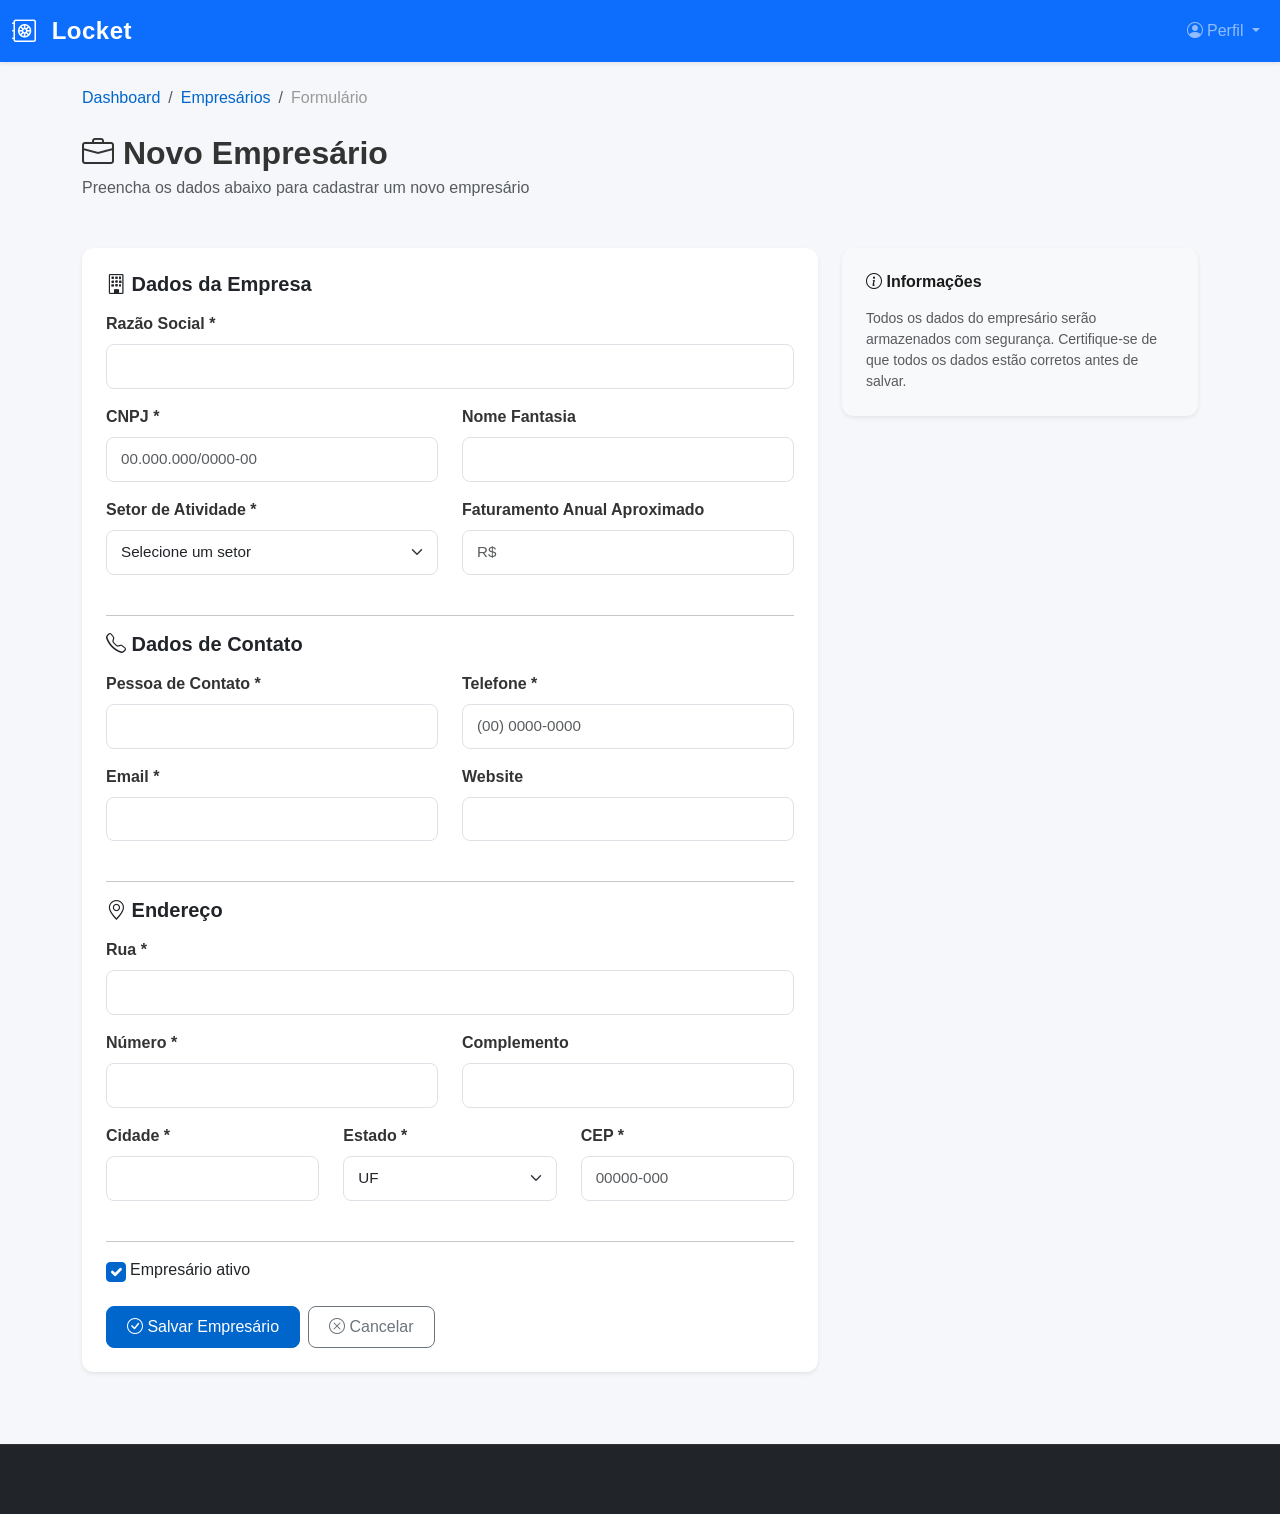
<file: pages/empresarios-form.html>
<!DOCTYPE html>
<html lang="pt-BR">
<head>
    <meta charset="UTF-8">
    <meta name="viewport" content="width=device-width, initial-scale=1.0">
    <title>Formulário Empresário - Locket</title>
    
    <link href="https://cdn.jsdelivr.net/npm/bootstrap@5.3.0/dist/css/bootstrap.min.css" rel="stylesheet">
    <link href="https://cdn.jsdelivr.net/npm/bootstrap-icons@1.11.0/font/bootstrap-icons.css" rel="stylesheet">
    <link rel="stylesheet" href="../css/style.css">
</head>
<body class="d-flex flex-column min-vh-100">
    <!-- Header -->
    <header class="navbar navbar-expand-lg navbar-dark bg-primary sticky-top shadow-sm">
        <div class="container-fluid">
            <a class="navbar-brand fw-bold" href="../index.html">
                <i class="bi bi-safe2"></i> Locket
            </a>
            <button class="navbar-toggler" type="button" data-bs-toggle="collapse" data-bs-target="#navbarNav">
                <span class="navbar-toggler-icon"></span>
            </button>
            <nav class="collapse navbar-collapse" id="navbarNav">
                <ul class="navbar-nav ms-auto">
                    <li class="nav-item dropdown">
                        <a class="nav-link dropdown-toggle" href="#" id="userDropdown" role="button" data-bs-toggle="dropdown">
                            <i class="bi bi-person-circle"></i> Perfil
                        </a>
                        <ul class="dropdown-menu dropdown-menu-end">
                            <li><a class="dropdown-item" href="perfil.html">Meu Perfil</a></li>
                            <li><hr class="dropdown-divider"></li>
                            <li><a class="dropdown-item" href="#" onclick="logout()">Sair</a></li>
                        </ul>
                    </li>
                </ul>
            </nav>
        </div>
    </header>

    <!-- Main Content -->
    <main class="flex-grow-1 py-4">
        <div class="container">
            <nav aria-label="breadcrumb" class="mb-4">
                <ol class="breadcrumb">
                    <li class="breadcrumb-item"><a href="dashboard.html">Dashboard</a></li>
                    <li class="breadcrumb-item"><a href="empresarios.html">Empresários</a></li>
                    <li class="breadcrumb-item active" aria-current="page">Formulário</li>
                </ol>
            </nav>

            <section class="mb-5">
                <h1 class="h2 fw-bold mb-1">
                    <i class="bi bi-briefcase"></i> Novo Empresário
                </h1>
                <p class="text-muted">Preencha os dados abaixo para cadastrar um novo empresário</p>
            </section>

            <section class="row">
                <article class="col-12 col-lg-8">
                    <div class="card border-0 shadow-sm">
                        <div class="card-body p-4">
                            <form id="businessForm" onsubmit="handleSubmit(event)">
                                <!-- Company Information -->
                                <fieldset class="mb-4">
                                    <legend class="h5 fw-bold mb-3">
                                        <i class="bi bi-building"></i> Dados da Empresa
                                    </legend>
                                    
                                    <div class="mb-3">
                                        <label for="company" class="form-label fw-bold">Razão Social *</label>
                                        <input type="text" class="form-control" id="company" name="company" required>
                                    </div>

                                    <div class="row">
                                        <div class="col-12 col-md-6 mb-3">
                                            <label for="cnpj" class="form-label fw-bold">CNPJ *</label>
                                            <input type="text" class="form-control" id="cnpj" name="cnpj" placeholder="00.000.000/0000-00" required>
                                        </div>
                                        <div class="col-12 col-md-6 mb-3">
                                            <label for="tradeName" class="form-label fw-bold">Nome Fantasia</label>
                                            <input type="text" class="form-control" id="tradeName" name="tradeName">
                                        </div>
                                    </div>

                                    <div class="row">
                                        <div class="col-12 col-md-6 mb-3">
                                            <label for="sector" class="form-label fw-bold">Setor de Atividade *</label>
                                            <select class="form-select" id="sector" name="sector" required>
                                                <option value="">Selecione um setor</option>
                                                <option value="tecnologia">Tecnologia</option>
                                                <option value="industria">Indústria</option>
                                                <option value="comercio">Comércio</option>
                                                <option value="servicos">Serviços</option>
                                                <option value="outros">Outros</option>
                                            </select>
                                        </div>
                                        <div class="col-12 col-md-6 mb-3">
                                            <label for="revenue" class="form-label fw-bold">Faturamento Anual Aproximado</label>
                                            <input type="number" class="form-control" id="revenue" name="revenue" placeholder="R$">
                                        </div>
                                    </div>
                                </fieldset>

                                <hr>

                                <!-- Contact Information -->
                                <fieldset class="mb-4">
                                    <legend class="h5 fw-bold mb-3">
                                        <i class="bi bi-telephone"></i> Dados de Contato
                                    </legend>

                                    <div class="row">
                                        <div class="col-12 col-md-6 mb-3">
                                            <label for="contact" class="form-label fw-bold">Pessoa de Contato *</label>
                                            <input type="text" class="form-control" id="contact" name="contact" required>
                                        </div>
                                        <div class="col-12 col-md-6 mb-3">
                                            <label for="phone" class="form-label fw-bold">Telefone *</label>
                                            <input type="tel" class="form-control" id="phone" name="phone" placeholder="(00) 0000-0000" required>
                                        </div>
                                    </div>

                                    <div class="row">
                                        <div class="col-12 col-md-6 mb-3">
                                            <label for="email" class="form-label fw-bold">Email *</label>
                                            <input type="email" class="form-control" id="email" name="email" required>
                                        </div>
                                        <div class="col-12 col-md-6 mb-3">
                                            <label for="website" class="form-label fw-bold">Website</label>
                                            <input type="url" class="form-control" id="website" name="website">
                                        </div>
                                    </div>
                                </fieldset>

                                <hr>

                                <!-- Address Information -->
                                <fieldset class="mb-4">
                                    <legend class="h5 fw-bold mb-3">
                                        <i class="bi bi-geo-alt"></i> Endereço
                                    </legend>

                                    <div class="mb-3">
                                        <label for="address" class="form-label fw-bold">Rua *</label>
                                        <input type="text" class="form-control" id="address" name="address" required>
                                    </div>

                                    <div class="row">
                                        <div class="col-12 col-md-6 mb-3">
                                            <label for="number" class="form-label fw-bold">Número *</label>
                                            <input type="text" class="form-control" id="number" name="number" required>
                                        </div>
                                        <div class="col-12 col-md-6 mb-3">
                                            <label for="complement" class="form-label fw-bold">Complemento</label>
                                            <input type="text" class="form-control" id="complement" name="complement">
                                        </div>
                                    </div>

                                    <div class="row">
                                        <div class="col-12 col-md-4 mb-3">
                                            <label for="city" class="form-label fw-bold">Cidade *</label>
                                            <input type="text" class="form-control" id="city" name="city" required>
                                        </div>
                                        <div class="col-12 col-md-4 mb-3">
                                            <label for="state" class="form-label fw-bold">Estado *</label>
                                            <select class="form-select" id="state" name="state" required>
                                                <option value="">UF</option>
                                                <option value="SP">SP</option>
                                                <option value="RJ">RJ</option>
                                                <option value="MG">MG</option>
                                                <option value="BA">BA</option>
                                            </select>
                                        </div>
                                        <div class="col-12 col-md-4 mb-3">
                                            <label for="zip" class="form-label fw-bold">CEP *</label>
                                            <input type="text" class="form-control" id="zip" name="zip" placeholder="00000-000" required>
                                        </div>
                                    </div>
                                </fieldset>

                                <hr>

                                <!-- Status -->
                                <div class="mb-4">
                                    <div class="form-check">
                                        <input class="form-check-input" type="checkbox" id="active" name="active" checked>
                                        <label class="form-check-label" for="active">
                                            Empresário ativo
                                        </label>
                                    </div>
                                </div>

                                <!-- Buttons -->
                                <div class="d-flex gap-2">
                                    <button type="submit" class="btn btn-primary">
                                        <i class="bi bi-check-circle"></i> Salvar Empresário
                                    </button>
                                    <a href="empresarios.html" class="btn btn-outline-secondary">
                                        <i class="bi bi-x-circle"></i> Cancelar
                                    </a>
                                </div>
                            </form>
                        </div>
                    </div>
                </article>

                <!-- Help Sidebar -->
                <aside class="col-12 col-lg-4 mt-4 mt-lg-0">
                    <div class="card border-0 shadow-sm bg-light">
                        <div class="card-body">
                            <h6 class="fw-bold mb-3">
                                <i class="bi bi-info-circle"></i> Informações
                            </h6>
                            <p class="small text-muted mb-0">
                                Todos os dados do empresário serão armazenados com segurança. 
                                Certifique-se de que todos os dados estão corretos antes de salvar.
                            </p>
                        </div>
                    </div>
                </aside>
            </section>
        </div>
    </main>

    <!-- Footer -->
    <footer class="bg-dark text-light py-4 mt-5">
        <div class="container-fluid">
            <p class="text-muted small mb-0">&copy; 2026 Locket. Todos os direitos reservados.</p>
        </div>
    </footer>

    <script src="https://cdn.jsdelivr.net/npm/bootstrap@5.3.0/dist/js/bootstrap.bundle.min.js"></script>
    <script src="../js/api.js"></script>
    <script src="../js/main.js"></script>
    <script>
        document.addEventListener('DOMContentLoaded', function() {
            checkAuth();
        });

        function handleSubmit(event) {
            event.preventDefault();
            alert('Empresário cadastrado com sucesso!');
            window.location.href = 'empresarios.html';
        }
    </script>
</body>
</html>
</file>
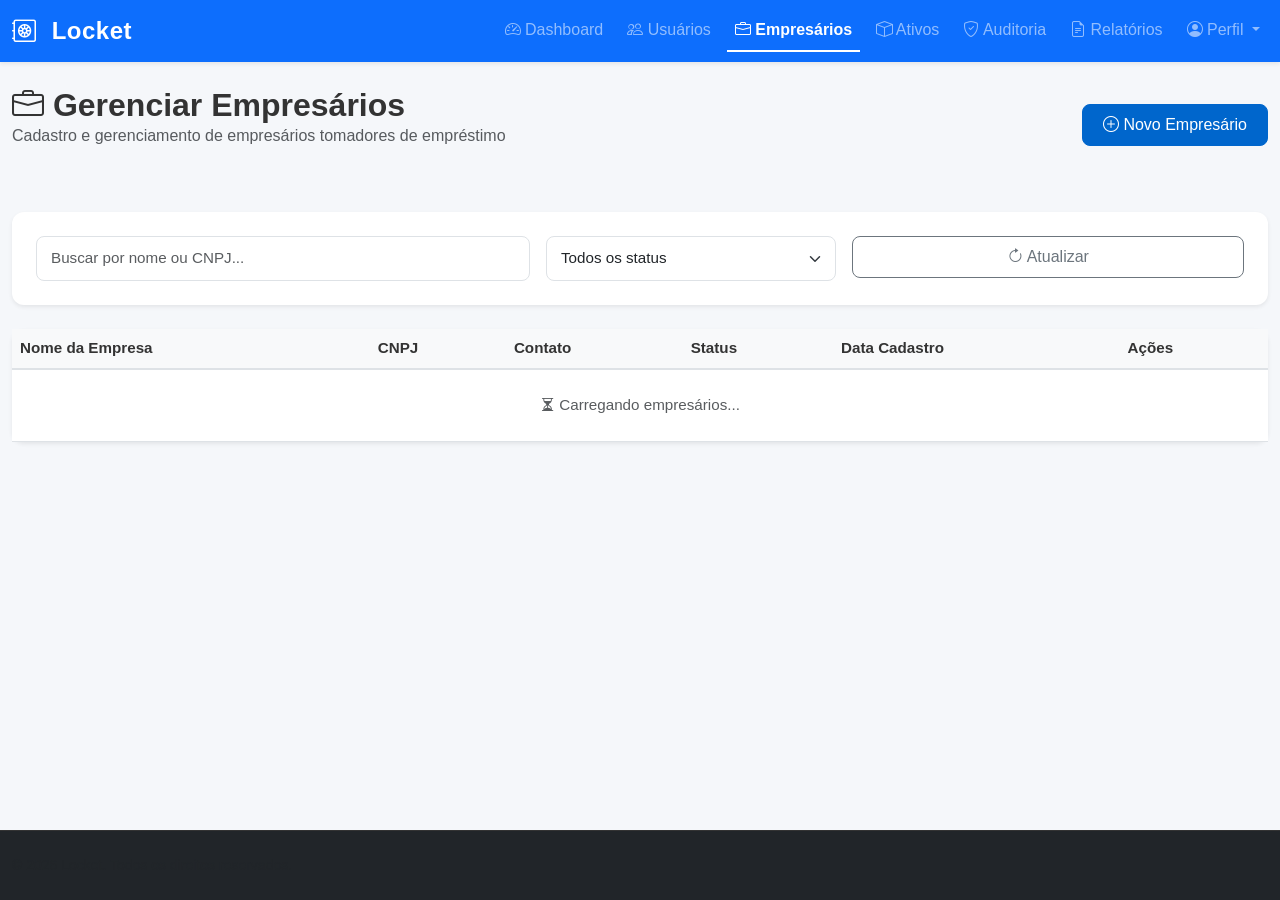
<file: pages/empresarios.html>
<!DOCTYPE html>
<html lang="pt-BR">
<head>
    <meta charset="UTF-8">
    <meta name="viewport" content="width=device-width, initial-scale=1.0">
    <title>Gerenciar Empresários - Locket</title>
    
    <link href="https://cdn.jsdelivr.net/npm/bootstrap@5.3.0/dist/css/bootstrap.min.css" rel="stylesheet">
    <link href="https://cdn.jsdelivr.net/npm/bootstrap-icons@1.11.0/font/bootstrap-icons.css" rel="stylesheet">
    <link rel="stylesheet" href="../css/style.css">
</head>
<body class="d-flex flex-column min-vh-100">
    <!-- Header -->
    <header class="navbar navbar-expand-lg navbar-dark bg-primary sticky-top shadow-sm">
        <div class="container-fluid">
            <a class="navbar-brand fw-bold" href="../index.html">
                <i class="bi bi-safe2"></i> Locket
            </a>
            
            <button class="navbar-toggler" type="button" data-bs-toggle="collapse" data-bs-target="#navbarNav">
                <span class="navbar-toggler-icon"></span>
            </button>
            
            <nav class="collapse navbar-collapse" id="navbarNav">
                <ul class="navbar-nav ms-auto">
                    <li class="nav-item"><a class="nav-link" href="dashboard.html"><i class="bi bi-speedometer2"></i> Dashboard</a></li>
                    <li class="nav-item"><a class="nav-link" href="usuarios.html"><i class="bi bi-people"></i> Usuários</a></li>
                    <li class="nav-item"><a class="nav-link active" href="empresarios.html"><i class="bi bi-briefcase"></i> Empresários</a></li>
                    <li class="nav-item"><a class="nav-link" href="ativos.html"><i class="bi bi-box"></i> Ativos</a></li>
                    <li class="nav-item"><a class="nav-link" href="auditoria.html"><i class="bi bi-shield-check"></i> Auditoria</a></li>
                    <li class="nav-item"><a class="nav-link" href="relatorios.html"><i class="bi bi-file-earmark-text"></i> Relatórios</a></li>
                    <li class="nav-item dropdown">
                        <a class="nav-link dropdown-toggle" href="#" id="userDropdown" role="button" data-bs-toggle="dropdown">
                            <i class="bi bi-person-circle"></i> Perfil
                        </a>
                        <ul class="dropdown-menu dropdown-menu-end">
                            <li><a class="dropdown-item" href="perfil.html">Meu Perfil</a></li>
                            <li><hr class="dropdown-divider"></li>
                            <li><a class="dropdown-item" href="#" onclick="logout()">Sair</a></li>
                        </ul>
                    </li>
                </ul>
            </nav>
        </div>
    </header>

    <!-- Main Content -->
    <main class="flex-grow-1 py-4">
        <div class="container-fluid">
            <!-- Page Header -->
            <section class="mb-5">
                <div class="row align-items-center">
                    <div class="col">
                        <h1 class="h2 fw-bold mb-0">
                            <i class="bi bi-briefcase"></i> Gerenciar Empresários
                        </h1>
                        <p class="text-muted">Cadastro e gerenciamento de empresários tomadores de empréstimo</p>
                    </div>
                    <div class="col-auto">
                        <a href="empresarios-form.html" class="btn btn-primary">
                            <i class="bi bi-plus-circle"></i> Novo Empresário
                        </a>
                    </div>
                </div>
            </section>

            <!-- Search and Filter -->
            <section class="row mb-4">
                <aside class="col-12">
                    <div class="card border-0 shadow-sm">
                        <div class="card-body">
                            <div class="row g-3">
                                <div class="col-12 col-md-6 col-lg-5">
                                    <input 
                                        type="text" 
                                        class="form-control" 
                                        id="searchInput"
                                        placeholder="Buscar por nome ou CNPJ..."
                                        onkeyup="loadBusinessmen()"
                                    >
                                </div>
                                <div class="col-12 col-md-6 col-lg-3">
                                    <select class="form-select" id="statusFilter" onchange="loadBusinessmen()">
                                        <option value="">Todos os status</option>
                                        <option value="ativo">Ativo</option>
                                        <option value="inativo">Inativo</option>
                                        <option value="suspenso">Suspenso</option>
                                    </select>
                                </div>
                                <div class="col-12 col-md-6 col-lg-4">
                                    <button class="btn btn-outline-secondary w-100" onclick="loadBusinessmen()">
                                        <i class="bi bi-arrow-clockwise"></i> Atualizar
                                    </button>
                                </div>
                            </div>
                        </div>
                    </div>
                </aside>
            </section>

            <!-- Businessmen Table -->
            <section class="row">
                <article class="col-12">
                    <div class="card border-0 shadow-sm">
                        <div class="table-responsive">
                            <table class="table table-hover mb-0">
                                <thead class="table-light">
                                    <tr>
                                        <th>Nome da Empresa</th>
                                        <th>CNPJ</th>
                                        <th>Contato</th>
                                        <th>Status</th>
                                        <th>Data Cadastro</th>
                                        <th>Ações</th>
                                    </tr>
                                </thead>
                                <tbody id="businessmenTable">
                                    <tr>
                                        <td colspan="6" class="text-center text-muted py-4">
                                            <i class="bi bi-hourglass-split"></i> Carregando empresários...
                                        </td>
                                    </tr>
                                </tbody>
                            </table>
                        </div>
                    </div>
                </article>
            </section>
        </div>
    </main>

    <!-- Footer -->
    <footer class="bg-dark text-light py-4 mt-5">
        <div class="container-fluid">
            <p class="text-muted small mb-0">&copy; 2026 Locket. Todos os direitos reservados.</p>
        </div>
    </footer>

    <script src="https://cdn.jsdelivr.net/npm/bootstrap@5.3.0/dist/js/bootstrap.bundle.min.js"></script>
    <script src="../js/api.js"></script>
    <script src="../js/main.js"></script>
    <script>
        document.addEventListener('DOMContentLoaded', function() {
            checkAuth();
            loadBusinessmen();
        });

        async function loadBusinessmen() {
            const search = document.getElementById('searchInput').value;
            const status = document.getElementById('statusFilter').value;
            const tbody = document.getElementById('businessmenTable');

            tbody.innerHTML = '<tr><td colspan="6" class="text-center text-muted py-4"><i class="bi bi-hourglass-split"></i> Carregando dados reais da API...</td></tr>';

            try {
                const response = await usersAPI.getAll();
                const usuarios = Array.isArray(response?.data) ? response.data : Array.isArray(response) ? response : [];

                let filtered = usuarios.filter(Boolean);
                if (search) {
                    filtered = filtered.filter(u =>
                        (u.Nome || u.nome || '').toLowerCase().includes(search.toLowerCase()) ||
                        (u.Email || u.email || '').toLowerCase().includes(search.toLowerCase())
                    );
                }
                if (status) {
                    filtered = filtered.filter(u => (u.Ativo || u.status || 'Ativo').toString().toLowerCase() === status.toLowerCase());
                }

                tbody.innerHTML = '';
                if (!filtered.length) {
                    tbody.innerHTML = '<tr><td colspan="6" class="text-center text-muted py-4">Nenhum dado encontrado na API.</td></tr>';
                    return;
                }

                tbody.innerHTML = filtered.map(user => `
                    <tr>
                        <td><strong>${user.Nome || user.nome || user.name || 'Usuário'}</strong></td>
                        <td><code>${user.Email || user.email || '-'}</code></td>
                        <td>${user.Funcao || user.funcao || user.role || 'Usuário'}</td>
                        <td>
                            <span class="badge ${(user.Ativo || user.status || 'Ativo').toString().toLowerCase() === 'inativo' ? 'bg-secondary' : 'bg-success'}">
                                ${user.Ativo || user.status || 'Ativo'}
                            </span>
                        </td>
                        <td>${user.Data_Criacao || user.data_criacao || user.created || '-'}</td>
                        <td>
                            <a href="empresarios-form.html?id=${user.ID_Usuario || user.id}" class="btn btn-sm btn-outline-primary"><i class="bi bi-pencil"></i></a>
                            <button class="btn btn-sm btn-outline-danger" onclick="deleteItem(${user.ID_Usuario || user.id})"><i class="bi bi-trash"></i></button>
                        </td>
                    </tr>
                `).join('');
            } catch (error) {
                console.error('Erro ao carregar empresários:', error);
                tbody.innerHTML = '<tr><td colspan="6" class="text-center text-danger py-4">Erro ao carregar dados da API.</td></tr>';
            }
        }

        async function deleteItem(id) {
            if (!confirm('Tem certeza que deseja deletar este registro?')) return;
            try {
                await usersAPI.delete(id);
                showToast('Registro removido com sucesso!', 'success');
                await loadBusinessmen();
            } catch (error) {
                console.error('Erro ao deletar registro:', error);
                showToast('Erro ao deletar registro.', 'danger');
            }
        }
    </script>
</body>
</html>
</file>
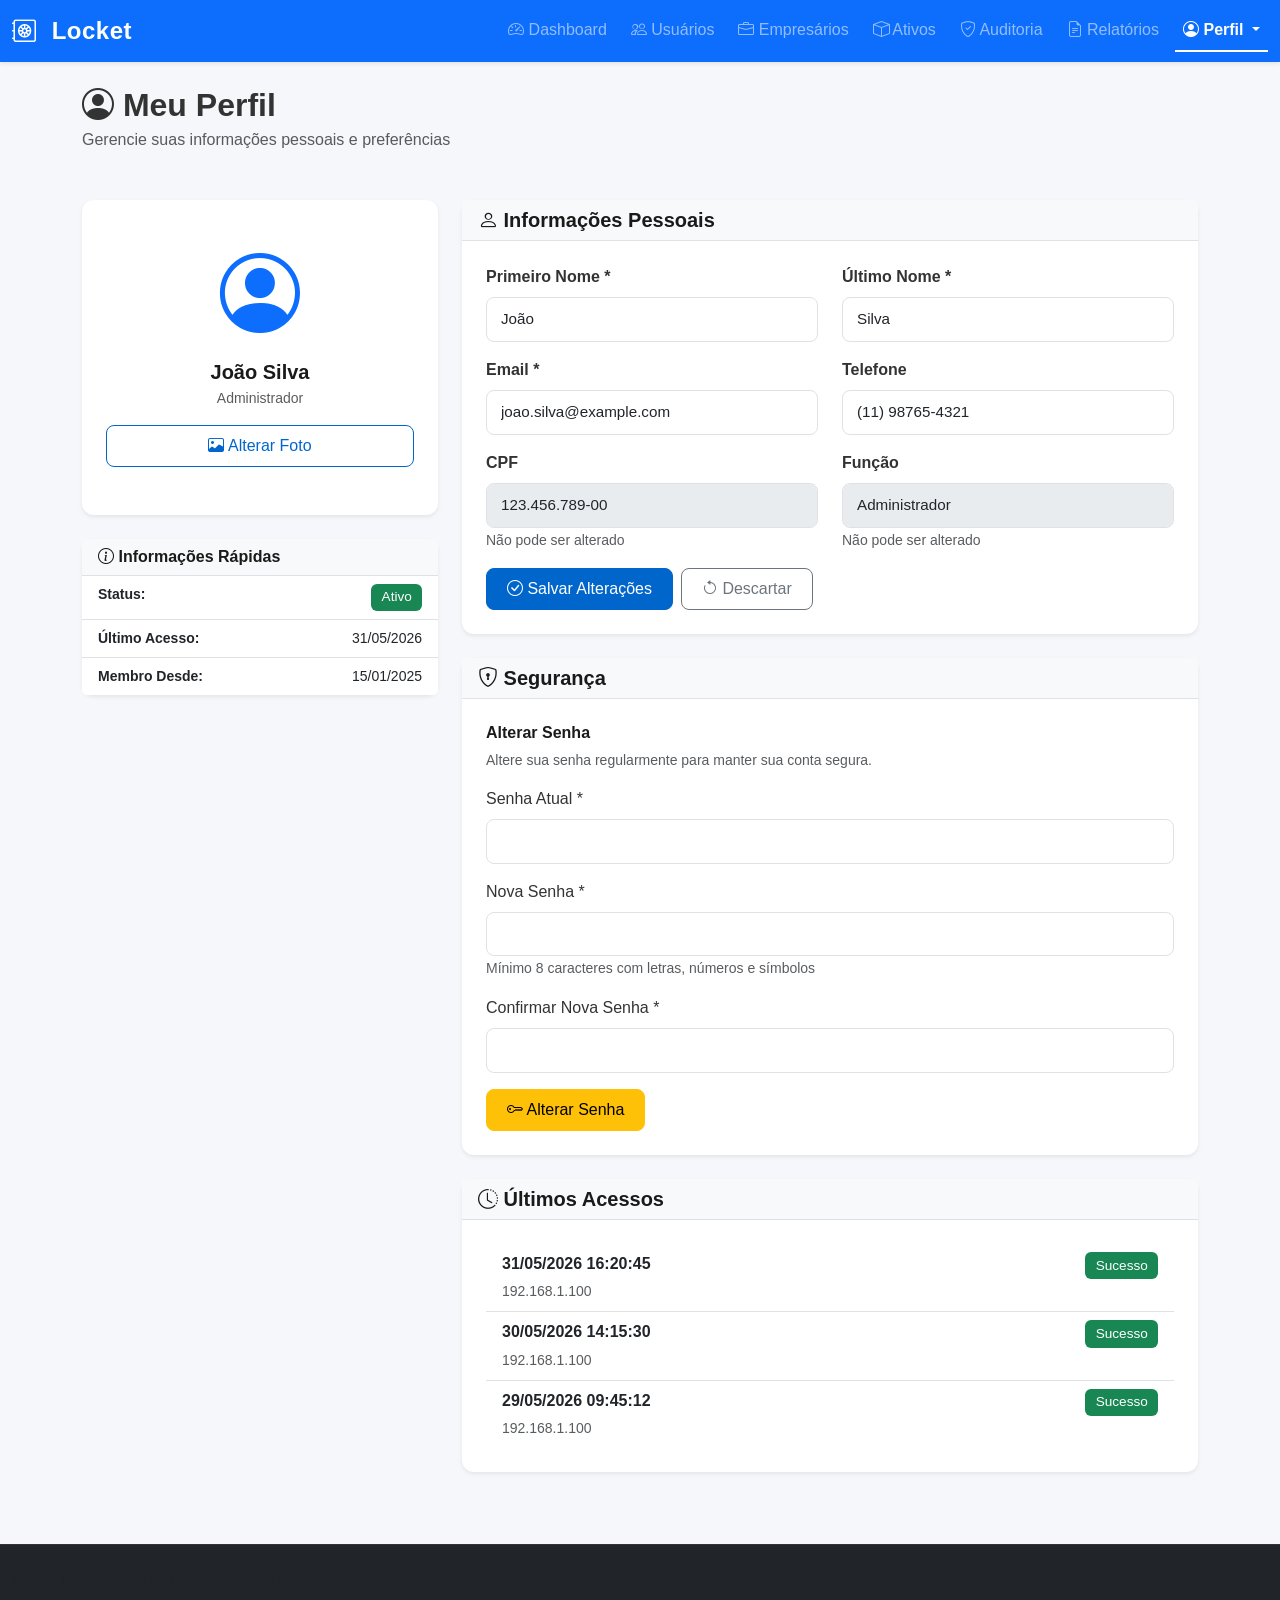
<file: pages/perfil.html>
<!DOCTYPE html>
<html lang="pt-BR">
<head>
    <meta charset="UTF-8">
    <meta name="viewport" content="width=device-width, initial-scale=1.0">
    <title>Meu Perfil - Locket</title>
    
    <link href="https://cdn.jsdelivr.net/npm/bootstrap@5.3.0/dist/css/bootstrap.min.css" rel="stylesheet">
    <link href="https://cdn.jsdelivr.net/npm/bootstrap-icons@1.11.0/font/bootstrap-icons.css" rel="stylesheet">
    <link rel="stylesheet" href="../css/style.css">
</head>
<body class="d-flex flex-column min-vh-100">
    <!-- Header -->
    <header class="navbar navbar-expand-lg navbar-dark bg-primary sticky-top shadow-sm">
        <div class="container-fluid">
            <a class="navbar-brand fw-bold" href="../index.html">
                <i class="bi bi-safe2"></i> Locket
            </a>
            <button class="navbar-toggler" type="button" data-bs-toggle="collapse" data-bs-target="#navbarNav">
                <span class="navbar-toggler-icon"></span>
            </button>
            <nav class="collapse navbar-collapse" id="navbarNav">
                <ul class="navbar-nav ms-auto">
                    <li class="nav-item"><a class="nav-link" href="dashboard.html"><i class="bi bi-speedometer2"></i> Dashboard</a></li>
                    <li class="nav-item"><a class="nav-link" href="usuarios.html"><i class="bi bi-people"></i> Usuários</a></li>
                    <li class="nav-item"><a class="nav-link" href="empresarios.html"><i class="bi bi-briefcase"></i> Empresários</a></li>
                    <li class="nav-item"><a class="nav-link" href="ativos.html"><i class="bi bi-box"></i> Ativos</a></li>
                    <li class="nav-item"><a class="nav-link" href="auditoria.html"><i class="bi bi-shield-check"></i> Auditoria</a></li>
                    <li class="nav-item"><a class="nav-link" href="relatorios.html"><i class="bi bi-file-earmark-text"></i> Relatórios</a></li>
                    <li class="nav-item dropdown">
                        <a class="nav-link dropdown-toggle active" href="#" id="userDropdown" role="button" data-bs-toggle="dropdown">
                            <i class="bi bi-person-circle"></i> Perfil
                        </a>
                        <ul class="dropdown-menu dropdown-menu-end">
                            <li><a class="dropdown-item active" href="perfil.html">Meu Perfil</a></li>
                            <li><hr class="dropdown-divider"></li>
                            <li><a class="dropdown-item" href="#" onclick="logout()">Sair</a></li>
                        </ul>
                    </li>
                </ul>
            </nav>
        </div>
    </header>

    <!-- Main Content -->
    <main class="flex-grow-1 py-4">
        <div class="container">
            <!-- Page Header -->
            <section class="mb-5">
                <h1 class="h2 fw-bold mb-1">
                    <i class="bi bi-person-circle"></i> Meu Perfil
                </h1>
                <p class="text-muted">Gerencie suas informações pessoais e preferências</p>
            </section>

            <!-- Profile Content -->
            <section class="row">
                <!-- Main Profile Card -->
                <article class="col-12 col-lg-4">
                    <div class="card border-0 shadow-sm mb-4">
                        <div class="card-body text-center py-5">
                            <div class="mb-3">
                                <i class="bi bi-person-circle display-1 text-primary"></i>
                            </div>
                            <h5 class="fw-bold mb-1" id="profileName">João Silva</h5>
                            <p class="text-muted small mb-3" id="profileRole">Administrador</p>
                            <div class="d-grid gap-2">
                                <button type="button" class="btn btn-outline-primary" data-bs-toggle="modal" data-bs-target="#photoModal">
                                    <i class="bi bi-image"></i> Alterar Foto
                                </button>
                            </div>
                        </div>
                    </div>

                    <!-- Quick Info -->
                    <div class="card border-0 shadow-sm">
                        <div class="card-header bg-light border-bottom">
                            <h6 class="mb-0 fw-bold">
                                <i class="bi bi-info-circle"></i> Informações Rápidas
                            </h6>
                        </div>
                        <ul class="list-group list-group-flush">
                            <li class="list-group-item small">
                                <strong>Status:</strong>
                                <span class="badge bg-success float-end">Ativo</span>
                            </li>
                            <li class="list-group-item small">
                                <strong>Último Acesso:</strong>
                                <span class="float-end">31/05/2026</span>
                            </li>
                            <li class="list-group-item small">
                                <strong>Membro Desde:</strong>
                                <span class="float-end">15/01/2025</span>
                            </li>
                        </ul>
                    </div>
                </article>

                <!-- Edit Profile Form -->
                <article class="col-12 col-lg-8">
                    <!-- Personal Information -->
                    <div class="card border-0 shadow-sm mb-4">
                        <div class="card-header bg-light border-bottom">
                            <h5 class="mb-0 fw-bold">
                                <i class="bi bi-person"></i> Informações Pessoais
                            </h5>
                        </div>
                        <div class="card-body">
                            <form id="profileForm" onsubmit="handleProfileUpdate(event)">
                                <div class="row">
                                    <div class="col-12 col-md-6 mb-3">
                                        <label for="firstName" class="form-label fw-bold">Primeiro Nome *</label>
                                        <input type="text" class="form-control" id="firstName" value="João" required>
                                    </div>
                                    <div class="col-12 col-md-6 mb-3">
                                        <label for="lastName" class="form-label fw-bold">Último Nome *</label>
                                        <input type="text" class="form-control" id="lastName" value="Silva" required>
                                    </div>
                                </div>

                                <div class="row">
                                    <div class="col-12 col-md-6 mb-3">
                                        <label for="email" class="form-label fw-bold">Email *</label>
                                        <input type="email" class="form-control" id="email" value="joao.silva@example.com" required>
                                    </div>
                                    <div class="col-12 col-md-6 mb-3">
                                        <label for="phone" class="form-label fw-bold">Telefone</label>
                                        <input type="tel" class="form-control" id="phone" value="(11) 98765-4321">
                                    </div>
                                </div>

                                <div class="row">
                                    <div class="col-12 col-md-6 mb-3">
                                        <label for="cpf" class="form-label fw-bold">CPF</label>
                                        <input type="text" class="form-control" id="cpf" value="123.456.789-00" disabled>
                                        <small class="text-muted">Não pode ser alterado</small>
                                    </div>
                                    <div class="col-12 col-md-6 mb-3">
                                        <label for="role" class="form-label fw-bold">Função</label>
                                        <input type="text" class="form-control" id="role" value="Administrador" disabled>
                                        <small class="text-muted">Não pode ser alterado</small>
                                    </div>
                                </div>

                                <div class="d-flex gap-2">
                                    <button type="submit" class="btn btn-primary">
                                        <i class="bi bi-check-circle"></i> Salvar Alterações
                                    </button>
                                    <button type="button" class="btn btn-outline-secondary" onclick="resetForm()">
                                        <i class="bi bi-arrow-counterclockwise"></i> Descartar
                                    </button>
                                </div>
                            </form>
                        </div>
                    </div>

                    <!-- Security Settings -->
                    <div class="card border-0 shadow-sm mb-4">
                        <div class="card-header bg-light border-bottom">
                            <h5 class="mb-0 fw-bold">
                                <i class="bi bi-shield-lock"></i> Segurança
                            </h5>
                        </div>
                        <div class="card-body">
                            <div class="mb-3">
                                <h6 class="fw-bold mb-2">Alterar Senha</h6>
                                <p class="text-muted small">Altere sua senha regularmente para manter sua conta segura.</p>
                            </div>

                            <form id="passwordForm" onsubmit="handlePasswordChange(event)">
                                <div class="mb-3">
                                    <label for="currentPassword" class="form-label">Senha Atual *</label>
                                    <input type="password" class="form-control" id="currentPassword" required>
                                </div>

                                <div class="mb-3">
                                    <label for="newPassword" class="form-label">Nova Senha *</label>
                                    <input type="password" class="form-control" id="newPassword" required>
                                    <small class="text-muted">Mínimo 8 caracteres com letras, números e símbolos</small>
                                </div>

                                <div class="mb-3">
                                    <label for="confirmPassword" class="form-label">Confirmar Nova Senha *</label>
                                    <input type="password" class="form-control" id="confirmPassword" required>
                                </div>

                                <button type="submit" class="btn btn-warning">
                                    <i class="bi bi-key"></i> Alterar Senha
                                </button>
                            </form>
                        </div>
                    </div>

                    <!-- Activity Log -->
                    <div class="card border-0 shadow-sm">
                        <div class="card-header bg-light border-bottom">
                            <h5 class="mb-0 fw-bold">
                                <i class="bi bi-clock-history"></i> Últimos Acessos
                            </h5>
                        </div>
                        <div class="card-body">
                            <div class="list-group list-group-flush">
                                <div class="list-group-item py-2">
                                    <div class="d-flex justify-content-between">
                                        <strong>31/05/2026 16:20:45</strong>
                                        <span class="badge bg-success">Sucesso</span>
                                    </div>
                                    <small class="text-muted">192.168.1.100</small>
                                </div>
                                <div class="list-group-item py-2">
                                    <div class="d-flex justify-content-between">
                                        <strong>30/05/2026 14:15:30</strong>
                                        <span class="badge bg-success">Sucesso</span>
                                    </div>
                                    <small class="text-muted">192.168.1.100</small>
                                </div>
                                <div class="list-group-item py-2">
                                    <div class="d-flex justify-content-between">
                                        <strong>29/05/2026 09:45:12</strong>
                                        <span class="badge bg-success">Sucesso</span>
                                    </div>
                                    <small class="text-muted">192.168.1.100</small>
                                </div>
                            </div>
                        </div>
                    </div>
                </article>
            </section>
        </div>
    </main>

    <!-- Footer -->
    <footer class="bg-dark text-light py-4 mt-5">
        <div class="container-fluid">
            <p class="text-muted small mb-0">&copy; 2026 Locket. Todos os direitos reservados.</p>
        </div>
    </footer>

    <!-- Photo Modal -->
    <div class="modal fade" id="photoModal" tabindex="-1">
        <div class="modal-dialog">
            <div class="modal-content">
                <div class="modal-header">
                    <h5 class="modal-title">Alterar Foto de Perfil</h5>
                    <button type="button" class="btn-close" data-bs-dismiss="modal"></button>
                </div>
                <div class="modal-body">
                    <div class="form-group">
                        <label for="photoInput" class="form-label">Selecione uma foto</label>
                        <input type="file" class="form-control" id="photoInput" accept="image/*">
                        <small class="text-muted">Máximo 5MB. Formatos: JPG, PNG, GIF</small>
                    </div>
                </div>
                <div class="modal-footer">
                    <button type="button" class="btn btn-secondary" data-bs-dismiss="modal">Cancelar</button>
                    <button type="button" class="btn btn-primary" onclick="uploadPhoto()">Enviar</button>
                </div>
            </div>
        </div>
    </div>

    <script src="https://cdn.jsdelivr.net/npm/bootstrap@5.3.0/dist/js/bootstrap.bundle.min.js"></script>
    <script src="../js/api.js"></script>
    <script src="../js/main.js"></script>
    <script>
        document.addEventListener('DOMContentLoaded', function() {
            checkAuth();
        });

        function handleProfileUpdate(event) {
            event.preventDefault();
            alert('Perfil atualizado com sucesso!');
        }

        function handlePasswordChange(event) {
            event.preventDefault();
            const newPassword = document.getElementById('newPassword').value;
            const confirmPassword = document.getElementById('confirmPassword').value;
            
            if (newPassword !== confirmPassword) {
                alert('As senhas não coincidem!');
                return;
            }

            alert('Senha alterada com sucesso!');
            document.getElementById('passwordForm').reset();
        }

        function resetForm() {
            document.getElementById('profileForm').reset();
        }

        function uploadPhoto() {
            alert('Foto atualizada com sucesso!');
            bootstrap.Modal.getInstance(document.getElementById('photoModal')).hide();
        }
    </script>
</body>
</html>
</file>
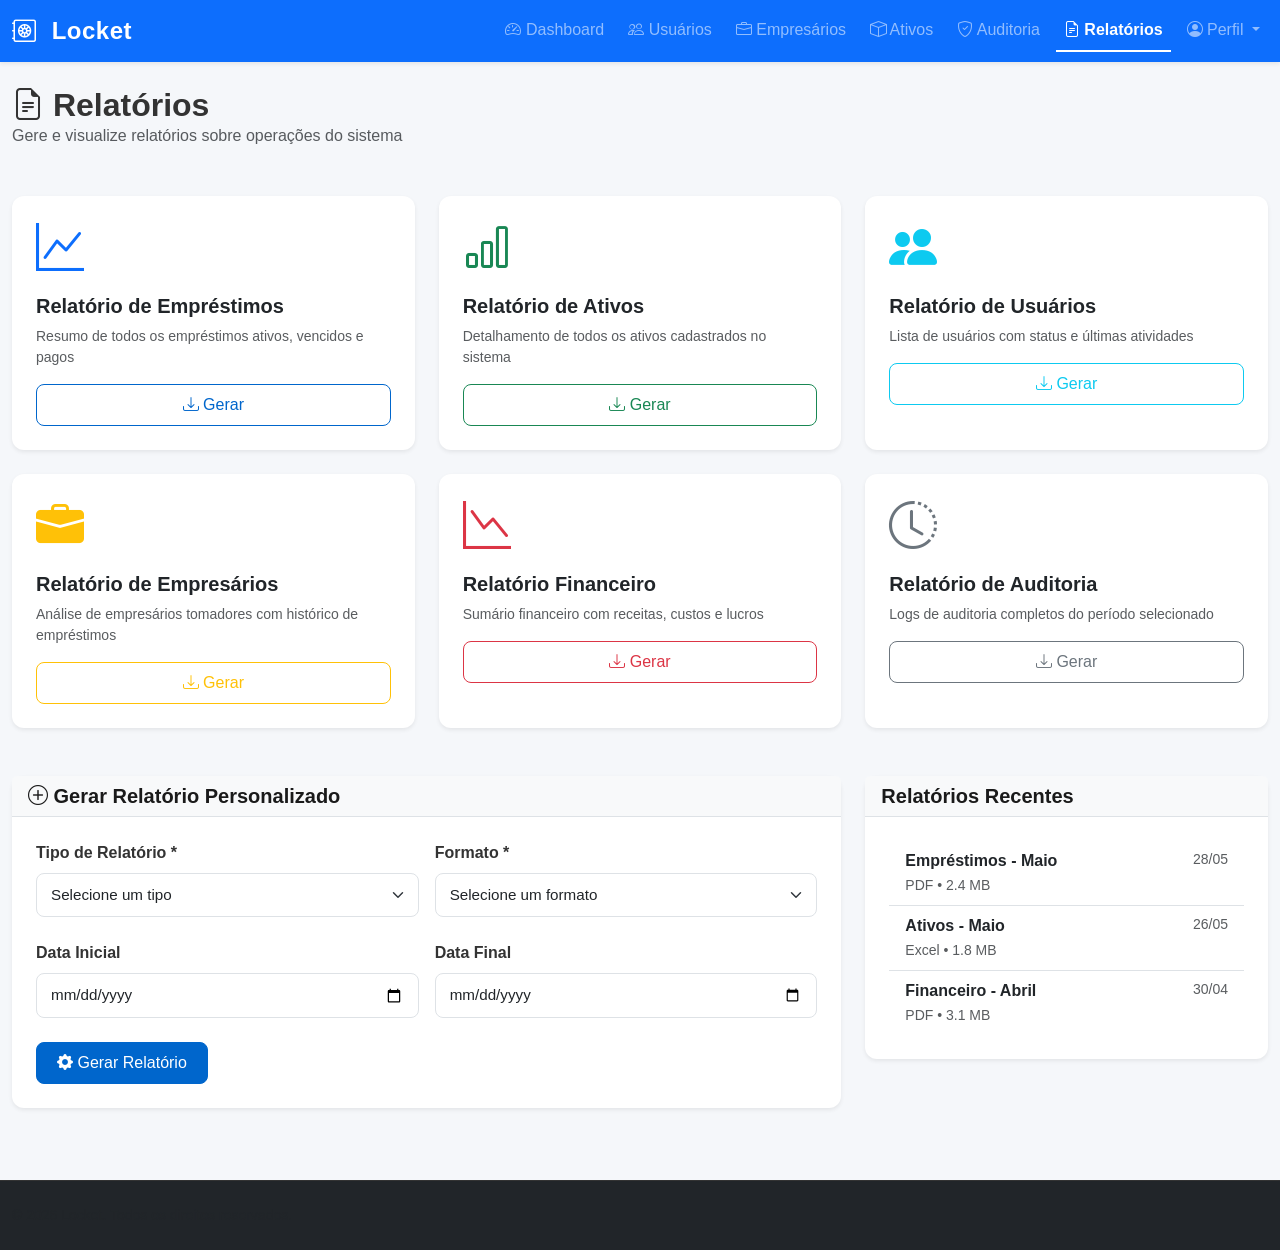
<file: pages/relatorios.html>
<!DOCTYPE html>
<html lang="pt-BR">
<head>
    <meta charset="UTF-8">
    <meta name="viewport" content="width=device-width, initial-scale=1.0">
    <title>Relatórios - Locket</title>
    
    <link href="https://cdn.jsdelivr.net/npm/bootstrap@5.3.0/dist/css/bootstrap.min.css" rel="stylesheet">
    <link href="https://cdn.jsdelivr.net/npm/bootstrap-icons@1.11.0/font/bootstrap-icons.css" rel="stylesheet">
    <link rel="stylesheet" href="../css/style.css">
</head>
<body class="d-flex flex-column min-vh-100">
    <!-- Header -->
    <header class="navbar navbar-expand-lg navbar-dark bg-primary sticky-top shadow-sm">
        <div class="container-fluid">
            <a class="navbar-brand fw-bold" href="../index.html">
                <i class="bi bi-safe2"></i> Locket
            </a>
            
            <button class="navbar-toggler" type="button" data-bs-toggle="collapse" data-bs-target="#navbarNav">
                <span class="navbar-toggler-icon"></span>
            </button>
            
            <nav class="collapse navbar-collapse" id="navbarNav">
                <ul class="navbar-nav ms-auto">
                    <li class="nav-item"><a class="nav-link" href="dashboard.html"><i class="bi bi-speedometer2"></i> Dashboard</a></li>
                    <li class="nav-item"><a class="nav-link" href="usuarios.html"><i class="bi bi-people"></i> Usuários</a></li>
                    <li class="nav-item"><a class="nav-link" href="empresarios.html"><i class="bi bi-briefcase"></i> Empresários</a></li>
                    <li class="nav-item"><a class="nav-link" href="ativos.html"><i class="bi bi-box"></i> Ativos</a></li>
                    <li class="nav-item"><a class="nav-link" href="auditoria.html"><i class="bi bi-shield-check"></i> Auditoria</a></li>
                    <li class="nav-item"><a class="nav-link active" href="relatorios.html"><i class="bi bi-file-earmark-text"></i> Relatórios</a></li>
                    <li class="nav-item dropdown">
                        <a class="nav-link dropdown-toggle" href="#" id="userDropdown" role="button" data-bs-toggle="dropdown">
                            <i class="bi bi-person-circle"></i> Perfil
                        </a>
                        <ul class="dropdown-menu dropdown-menu-end">
                            <li><a class="dropdown-item" href="perfil.html">Meu Perfil</a></li>
                            <li><hr class="dropdown-divider"></li>
                            <li><a class="dropdown-item" href="#" onclick="logout()">Sair</a></li>
                        </ul>
                    </li>
                </ul>
            </nav>
        </div>
    </header>

    <!-- Main Content -->
    <main class="flex-grow-1 py-4">
        <div class="container-fluid">
            <!-- Page Header -->
            <section class="mb-5">
                <h1 class="h2 fw-bold mb-0">
                    <i class="bi bi-file-earmark-text"></i> Relatórios
                </h1>
                <p class="text-muted">Gere e visualize relatórios sobre operações do sistema</p>
            </section>

            <!-- Report Templates -->
            <section class="row g-4 mb-5">
                <article class="col-12 col-md-6 col-lg-4">
                    <div class="card border-0 shadow-sm h-100">
                        <div class="card-body">
                            <div class="mb-3">
                                <i class="bi bi-graph-up display-5 text-primary"></i>
                            </div>
                            <h5 class="card-title fw-bold">Relatório de Empréstimos</h5>
                            <p class="card-text text-muted small">
                                Resumo de todos os empréstimos ativos, vencidos e pagos
                            </p>
                            <button class="btn btn-outline-primary w-100" onclick="generateReport('loans')">
                                <i class="bi bi-download"></i> Gerar
                            </button>
                        </div>
                    </div>
                </article>

                <article class="col-12 col-md-6 col-lg-4">
                    <div class="card border-0 shadow-sm h-100">
                        <div class="card-body">
                            <div class="mb-3">
                                <i class="bi bi-bar-chart display-5 text-success"></i>
                            </div>
                            <h5 class="card-title fw-bold">Relatório de Ativos</h5>
                            <p class="card-text text-muted small">
                                Detalhamento de todos os ativos cadastrados no sistema
                            </p>
                            <button class="btn btn-outline-success w-100" onclick="generateReport('assets')">
                                <i class="bi bi-download"></i> Gerar
                            </button>
                        </div>
                    </div>
                </article>

                <article class="col-12 col-md-6 col-lg-4">
                    <div class="card border-0 shadow-sm h-100">
                        <div class="card-body">
                            <div class="mb-3">
                                <i class="bi bi-people-fill display-5 text-info"></i>
                            </div>
                            <h5 class="card-title fw-bold">Relatório de Usuários</h5>
                            <p class="card-text text-muted small">
                                Lista de usuários com status e últimas atividades
                            </p>
                            <button class="btn btn-outline-info w-100" onclick="generateReport('users')">
                                <i class="bi bi-download"></i> Gerar
                            </button>
                        </div>
                    </div>
                </article>

                <article class="col-12 col-md-6 col-lg-4">
                    <div class="card border-0 shadow-sm h-100">
                        <div class="card-body">
                            <div class="mb-3">
                                <i class="bi bi-briefcase-fill display-5 text-warning"></i>
                            </div>
                            <h5 class="card-title fw-bold">Relatório de Empresários</h5>
                            <p class="card-text text-muted small">
                                Análise de empresários tomadores com histórico de empréstimos
                            </p>
                            <button class="btn btn-outline-warning w-100" onclick="generateReport('businessmen')">
                                <i class="bi bi-download"></i> Gerar
                            </button>
                        </div>
                    </div>
                </article>

                <article class="col-12 col-md-6 col-lg-4">
                    <div class="card border-0 shadow-sm h-100">
                        <div class="card-body">
                            <div class="mb-3">
                                <i class="bi bi-graph-down display-5 text-danger"></i>
                            </div>
                            <h5 class="card-title fw-bold">Relatório Financeiro</h5>
                            <p class="card-text text-muted small">
                                Sumário financeiro com receitas, custos e lucros
                            </p>
                            <button class="btn btn-outline-danger w-100" onclick="generateReport('financial')">
                                <i class="bi bi-download"></i> Gerar
                            </button>
                        </div>
                    </div>
                </article>

                <article class="col-12 col-md-6 col-lg-4">
                    <div class="card border-0 shadow-sm h-100">
                        <div class="card-body">
                            <div class="mb-3">
                                <i class="bi bi-clock-history display-5 text-secondary"></i>
                            </div>
                            <h5 class="card-title fw-bold">Relatório de Auditoria</h5>
                            <p class="card-text text-muted small">
                                Logs de auditoria completos do período selecionado
                            </p>
                            <button class="btn btn-outline-secondary w-100" onclick="generateReport('audit')">
                                <i class="bi bi-download"></i> Gerar
                            </button>
                        </div>
                    </div>
                </article>
            </section>

            <!-- Custom Report Generator -->
            <section class="row">
                <article class="col-12 col-lg-8">
                    <div class="card border-0 shadow-sm">
                        <div class="card-header bg-light border-bottom">
                            <h5 class="mb-0 fw-bold">
                                <i class="bi bi-plus-circle"></i> Gerar Relatório Personalizado
                            </h5>
                        </div>
                        <div class="card-body">
                            <form id="customReport" onsubmit="generateCustomReport(event)">
                                <div class="row g-3">
                                    <div class="col-12 col-md-6">
                                        <label for="reportType" class="form-label fw-bold">Tipo de Relatório *</label>
                                        <select class="form-select" id="reportType" required>
                                            <option value="">Selecione um tipo</option>
                                            <option value="summary">Resumo</option>
                                            <option value="detailed">Detalhado</option>
                                            <option value="analytical">Analítico</option>
                                        </select>
                                    </div>
                                    <div class="col-12 col-md-6">
                                        <label for="format" class="form-label fw-bold">Formato *</label>
                                        <select class="form-select" id="format" required>
                                            <option value="">Selecione um formato</option>
                                            <option value="pdf">PDF</option>
                                            <option value="excel">Excel</option>
                                            <option value="csv">CSV</option>
                                        </select>
                                    </div>
                                </div>
                                <div class="row g-3 mt-2">
                                    <div class="col-12 col-md-6">
                                        <label for="dateFrom" class="form-label fw-bold">Data Inicial</label>
                                        <input type="date" class="form-control" id="dateFrom">
                                    </div>
                                    <div class="col-12 col-md-6">
                                        <label for="dateTo" class="form-label fw-bold">Data Final</label>
                                        <input type="date" class="form-control" id="dateTo">
                                    </div>
                                </div>
                                <button type="submit" class="btn btn-primary mt-4">
                                    <i class="bi bi-gear-fill"></i> Gerar Relatório
                                </button>
                            </form>
                        </div>
                    </div>
                </article>

                <!-- Recent Reports -->
                <aside class="col-12 col-lg-4 mt-4 mt-lg-0">
                    <div class="card border-0 shadow-sm">
                        <div class="card-header bg-light border-bottom">
                            <h5 class="mb-0 fw-bold">
                                <i class="bi bi-history"></i> Relatórios Recentes
                            </h5>
                        </div>
                        <div class="card-body">
                            <div class="list-group list-group-flush">
                                <a href="#" class="list-group-item list-group-item-action py-2">
                                    <div class="d-flex justify-content-between">
                                        <strong>Empréstimos - Maio</strong>
                                        <small class="text-muted">28/05</small>
                                    </div>
                                    <small class="text-muted">PDF • 2.4 MB</small>
                                </a>
                                <a href="#" class="list-group-item list-group-item-action py-2">
                                    <div class="d-flex justify-content-between">
                                        <strong>Ativos - Maio</strong>
                                        <small class="text-muted">26/05</small>
                                    </div>
                                    <small class="text-muted">Excel • 1.8 MB</small>
                                </a>
                                <a href="#" class="list-group-item list-group-item-action py-2">
                                    <div class="d-flex justify-content-between">
                                        <strong>Financeiro - Abril</strong>
                                        <small class="text-muted">30/04</small>
                                    </div>
                                    <small class="text-muted">PDF • 3.1 MB</small>
                                </a>
                            </div>
                        </div>
                    </div>
                </aside>
            </section>
        </div>
    </main>

    <!-- Footer -->
    <footer class="bg-dark text-light py-4 mt-5">
        <div class="container-fluid">
            <p class="text-muted small mb-0">&copy; 2026 Locket. Todos os direitos reservados.</p>
        </div>
    </footer>

    <script src="https://cdn.jsdelivr.net/npm/bootstrap@5.3.0/dist/js/bootstrap.bundle.min.js"></script>
    <script src="../js/api.js"></script>
    <script src="../js/main.js"></script>
    <script>
        document.addEventListener('DOMContentLoaded', function() {
            checkAuth();
        });

        async function generateReport(type) {
            try {
                showLoading();

                const result = await pythonAnalysisAPI.generateJsonReport();

                hideLoading();

                if (result && result.data) {
                    downloadJSON(result.data, `relatorio_${type || 'geral'}_${new Date().getTime()}.json`);
                    showToast('Relatório gerado com sucesso!', 'success');
                } else {
                    showToast('Erro ao gerar relatório', 'danger');
                }
            } catch (error) {
                hideLoading();
                showToast('Erro ao gerar relatório: ' + error.message, 'danger');
                console.error('Report generation error:', error);
            }
        }

        async function generateCustomReport(event) {
            event.preventDefault();

            const type = document.getElementById('reportType').value;
            const format = document.getElementById('format').value;
            const dateFrom = document.getElementById('dateFrom').value;
            const dateTo = document.getElementById('dateTo').value;

            if (!type || !format) {
                showToast('Por favor, selecione o tipo e o formato', 'warning');
                return;
            }

            try {
                showLoading();
                showToast(`Gerando relatório ${type} em formato ${format}...`, 'info');

                if (format === 'csv') {
                    const csvText = await pythonAnalysisAPI.generateCsvDownload();
                    downloadText(`relatorio_${type}_${Date.now()}.csv`, csvText);
                } else {
                    const result = await pythonAnalysisAPI.generateJsonReport();
                    downloadJSON(result?.data || result, `relatorio_${type}_${Date.now()}.json`);
                }

                hideLoading();
                showToast('Relatório gerado com sucesso!', 'success');
            } catch (error) {
                hideLoading();
                showToast('Erro ao gerar relatório: ' + error.message, 'danger');
                console.error('Custom report error:', error);
            }
        }

        function downloadText(filename, content) {
            const blob = new Blob([content], { type: 'text/plain;charset=utf-8' });
            const url = URL.createObjectURL(blob);
            const link = document.createElement('a');
            link.href = url;
            link.download = filename;
            document.body.appendChild(link);
            link.click();
            document.body.removeChild(link);
            URL.revokeObjectURL(url);
        }

        function downloadJSON(data, filename) {
            const dataStr = JSON.stringify(data, null, 2);
            const dataBlob = new Blob([dataStr], { type: 'application/json' });
            const url = URL.createObjectURL(dataBlob);
            const link = document.createElement('a');
            link.href = url;
            link.download = filename;
            document.body.appendChild(link);
            link.click();
            document.body.removeChild(link);
            URL.revokeObjectURL(url);
        }
    </script>
</body>
</html>
</file>
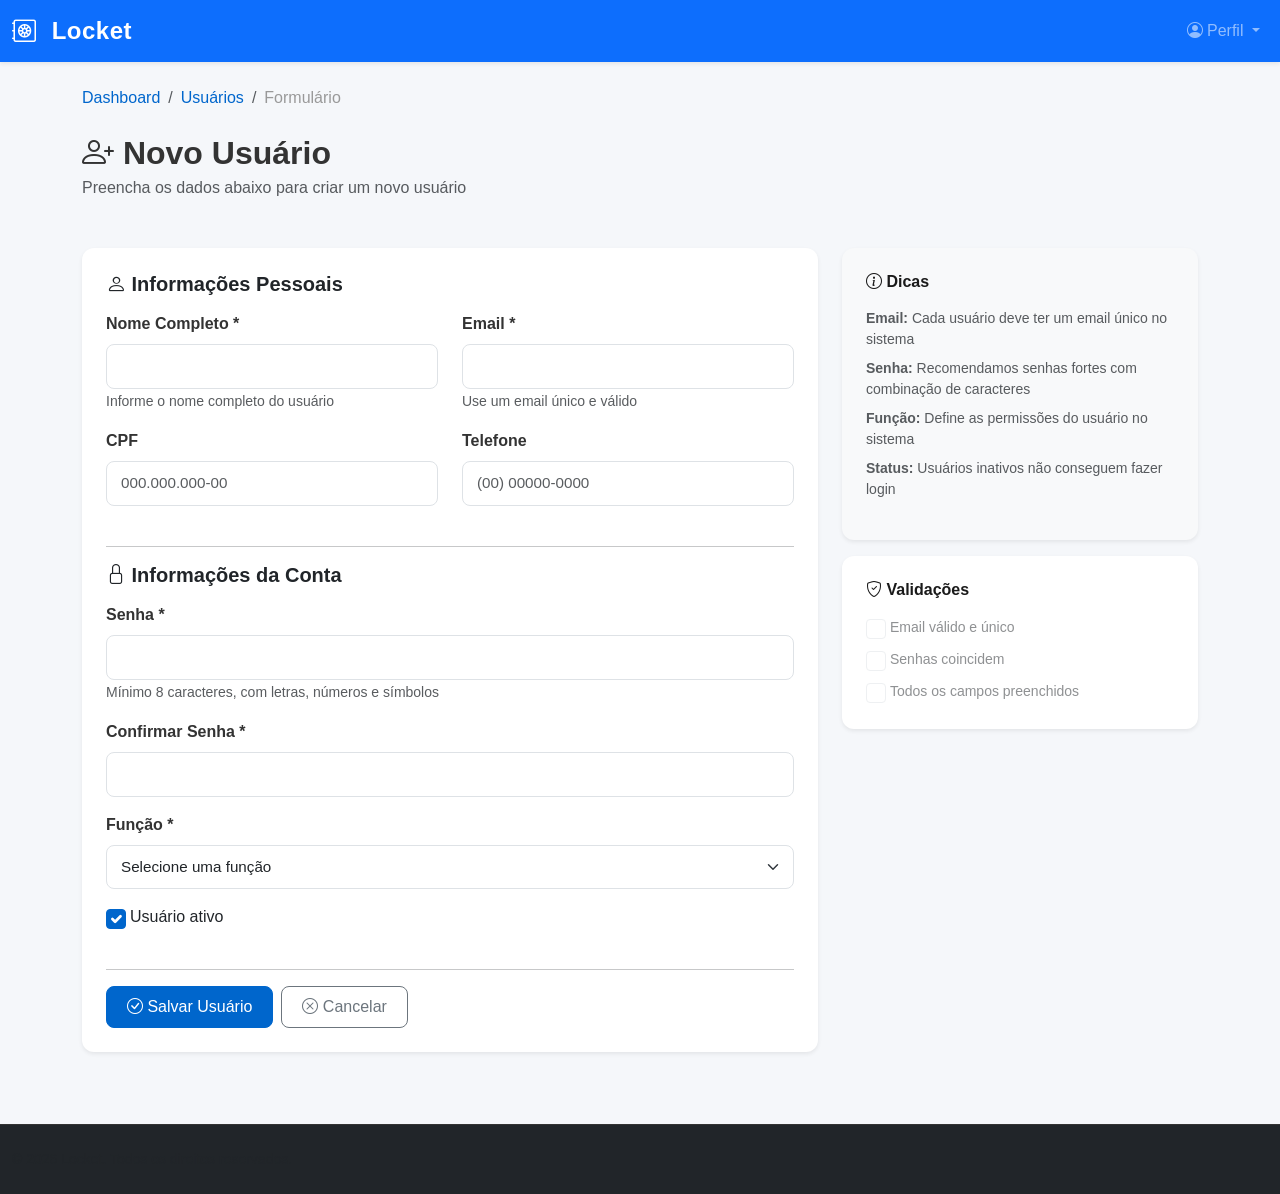
<file: pages/usuarios-form.html>
<!DOCTYPE html>
<html lang="pt-BR">
<head>
    <meta charset="UTF-8">
    <meta name="viewport" content="width=device-width, initial-scale=1.0">
    <title>Formulário de Usuário - Locket</title>
    
    <link href="https://cdn.jsdelivr.net/npm/bootstrap@5.3.0/dist/css/bootstrap.min.css" rel="stylesheet">
    <link href="https://cdn.jsdelivr.net/npm/bootstrap-icons@1.11.0/font/bootstrap-icons.css" rel="stylesheet">
    <link rel="stylesheet" href="../css/style.css">
</head>
<body class="d-flex flex-column min-vh-100">
    <!-- Header -->
    <header class="navbar navbar-expand-lg navbar-dark bg-primary sticky-top shadow-sm">
        <div class="container-fluid">
            <a class="navbar-brand fw-bold" href="../index.html">
                <i class="bi bi-safe2"></i> Locket
            </a>
            <button class="navbar-toggler" type="button" data-bs-toggle="collapse" data-bs-target="#navbarNav">
                <span class="navbar-toggler-icon"></span>
            </button>
            <nav class="collapse navbar-collapse" id="navbarNav">
                <ul class="navbar-nav ms-auto">
                    <li class="nav-item dropdown">
                        <a class="nav-link dropdown-toggle" href="#" id="userDropdown" role="button" data-bs-toggle="dropdown">
                            <i class="bi bi-person-circle"></i> Perfil
                        </a>
                        <ul class="dropdown-menu dropdown-menu-end" aria-labelledby="userDropdown">
                            <li><a class="dropdown-item" href="perfil.html">Meu Perfil</a></li>
                            <li><hr class="dropdown-divider"></li>
                            <li><a class="dropdown-item" href="#" onclick="logout()">Sair</a></li>
                        </ul>
                    </li>
                </ul>
            </nav>
        </div>
    </header>

    <!-- Main Content -->
    <main class="flex-grow-1 py-4">
        <div class="container">
            <!-- Breadcrumb -->
            <nav aria-label="breadcrumb" class="mb-4">
                <ol class="breadcrumb">
                    <li class="breadcrumb-item"><a href="dashboard.html">Dashboard</a></li>
                    <li class="breadcrumb-item"><a href="usuarios.html">Usuários</a></li>
                    <li class="breadcrumb-item active" aria-current="page">Formulário</li>
                </ol>
            </nav>

            <!-- Page Header -->
            <section class="mb-5">
                <h1 class="h2 fw-bold mb-1">
                    <i class="bi bi-person-plus"></i> Novo Usuário
                </h1>
                <p class="text-muted">Preencha os dados abaixo para criar um novo usuário</p>
            </section>

            <!-- Form -->
            <section class="row">
                <article class="col-12 col-lg-8">
                    <div class="card border-0 shadow-sm">
                        <div class="card-body p-4">
                            <form id="userForm" onsubmit="handleSubmit(event)">
                                <!-- Personal Information -->
                                <fieldset class="mb-4">
                                    <legend class="h5 fw-bold mb-3">
                                        <i class="bi bi-person"></i> Informações Pessoais
                                    </legend>
                                    
                                    <div class="row">
                                        <div class="col-12 col-md-6 mb-3">
                                            <label for="name" class="form-label fw-bold">Nome Completo *</label>
                                            <input type="text" class="form-control" id="name" name="name" required>
                                            <small class="text-muted">Informe o nome completo do usuário</small>
                                        </div>
                                        <div class="col-12 col-md-6 mb-3">
                                            <label for="email" class="form-label fw-bold">Email *</label>
                                            <input type="email" class="form-control" id="email" name="email" required>
                                            <small class="text-muted">Use um email único e válido</small>
                                        </div>
                                    </div>

                                    <div class="row">
                                        <div class="col-12 col-md-6 mb-3">
                                            <label for="cpf" class="form-label fw-bold">CPF</label>
                                            <input type="text" class="form-control" id="cpf" name="cpf" placeholder="000.000.000-00">
                                        </div>
                                        <div class="col-12 col-md-6 mb-3">
                                            <label for="phone" class="form-label fw-bold">Telefone</label>
                                            <input type="tel" class="form-control" id="phone" name="phone" placeholder="(00) 00000-0000">
                                        </div>
                                    </div>
                                </fieldset>

                                <hr>

                                <!-- Account Information -->
                                <fieldset class="mb-4">
                                    <legend class="h5 fw-bold mb-3">
                                        <i class="bi bi-lock"></i> Informações da Conta
                                    </legend>

                                    <div class="mb-3">
                                        <label for="password" class="form-label fw-bold">Senha *</label>
                                        <input type="password" class="form-control" id="password" name="password" required>
                                        <small class="text-muted">Mínimo 8 caracteres, com letras, números e símbolos</small>
                                    </div>

                                    <div class="mb-3">
                                        <label for="confirmPassword" class="form-label fw-bold">Confirmar Senha *</label>
                                        <input type="password" class="form-control" id="confirmPassword" name="confirmPassword" required>
                                    </div>

                                    <div class="mb-3">
                                        <label for="role" class="form-label fw-bold">Função *</label>
                                        <select class="form-select" id="role" name="role" required>
                                            <option value="">Selecione uma função</option>
                                            <option value="user">Usuário</option>
                                            <option value="auditor">Auditor</option>
                                            <option value="admin">Administrador</option>
                                        </select>
                                    </div>

                                    <div class="form-check mb-3">
                                        <input class="form-check-input" type="checkbox" id="active" name="active" checked>
                                        <label class="form-check-label" for="active">
                                            Usuário ativo
                                        </label>
                                    </div>
                                </fieldset>

                                <hr>

                                <!-- Buttons -->
                                <div class="d-flex gap-2">
                                    <button type="submit" class="btn btn-primary">
                                        <i class="bi bi-check-circle"></i> Salvar Usuário
                                    </button>
                                    <a href="usuarios.html" class="btn btn-outline-secondary">
                                        <i class="bi bi-x-circle"></i> Cancelar
                                    </a>
                                </div>
                            </form>
                        </div>
                    </div>
                </article>

                <!-- Help Sidebar -->
                <aside class="col-12 col-lg-4 mt-4 mt-lg-0">
                    <div class="card border-0 shadow-sm bg-light">
                        <div class="card-body">
                            <h6 class="fw-bold mb-3">
                                <i class="bi bi-info-circle"></i> Dicas
                            </h6>
                            <ul class="small text-muted list-unstyled">
                                <li class="mb-2">
                                    <strong>Email:</strong> Cada usuário deve ter um email único no sistema
                                </li>
                                <li class="mb-2">
                                    <strong>Senha:</strong> Recomendamos senhas fortes com combinação de caracteres
                                </li>
                                <li class="mb-2">
                                    <strong>Função:</strong> Define as permissões do usuário no sistema
                                </li>
                                <li class="mb-2">
                                    <strong>Status:</strong> Usuários inativos não conseguem fazer login
                                </li>
                            </ul>
                        </div>
                    </div>

                    <!-- Validation Status -->
                    <div class="card border-0 shadow-sm mt-3">
                        <div class="card-body">
                            <h6 class="fw-bold mb-3">
                                <i class="bi bi-shield-check"></i> Validações
                            </h6>
                            <div class="form-check form-check-sm mb-2">
                                <input class="form-check-input" type="checkbox" id="check1" disabled>
                                <label class="form-check-label small" for="check1">
                                    Email válido e único
                                </label>
                            </div>
                            <div class="form-check form-check-sm mb-2">
                                <input class="form-check-input" type="checkbox" id="check2" disabled>
                                <label class="form-check-label small" for="check2">
                                    Senhas coincidem
                                </label>
                            </div>
                            <div class="form-check form-check-sm">
                                <input class="form-check-input" type="checkbox" id="check3" disabled>
                                <label class="form-check-label small" for="check3">
                                    Todos os campos preenchidos
                                </label>
                            </div>
                        </div>
                    </div>
                </aside>
            </section>
        </div>
    </main>

    <!-- Footer -->
    <footer class="bg-dark text-light py-4 mt-5">
        <div class="container-fluid">
            <p class="text-muted small mb-0">&copy; 2026 Locket. Todos os direitos reservados.</p>
        </div>
    </footer>

    <script src="https://cdn.jsdelivr.net/npm/bootstrap@5.3.0/dist/js/bootstrap.bundle.min.js"></script>
    <script src="../js/api.js"></script>
    <script src="../js/main.js"></script>
    <script>
        document.addEventListener('DOMContentLoaded', function() {
            checkAuth();
        });

        function handleSubmit(event) {
            event.preventDefault();
            
            const form = event.target;
            const password = document.getElementById('password').value;
            const confirmPassword = document.getElementById('confirmPassword').value;
            
            if (password !== confirmPassword) {
                alert('As senhas não coincidem!');
                return;
            }

            alert('Usuário criado com sucesso!');
            window.location.href = 'usuarios.html';
        }
    </script>
</body>
</html>
</file>
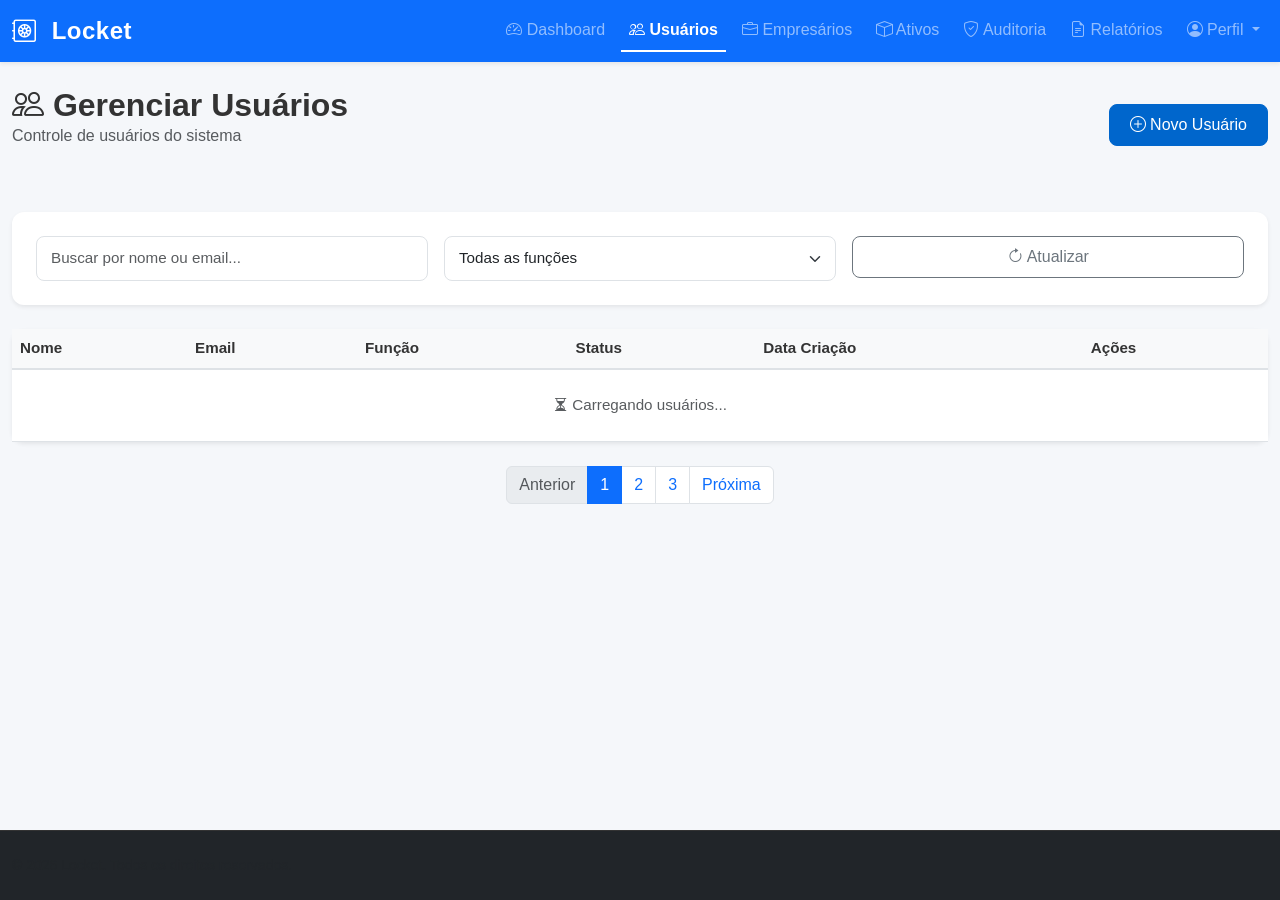
<file: pages/usuarios.html>
<!DOCTYPE html>
<html lang="pt-BR">
<head>
    <meta charset="UTF-8">
    <meta name="viewport" content="width=device-width, initial-scale=1.0">
    <title>Gerenciar Usuários - Locket</title>
    
    <link href="https://cdn.jsdelivr.net/npm/bootstrap@5.3.0/dist/css/bootstrap.min.css" rel="stylesheet">
    <link href="https://cdn.jsdelivr.net/npm/bootstrap-icons@1.11.0/font/bootstrap-icons.css" rel="stylesheet">
    <link rel="stylesheet" href="../css/style.css">
</head>
<body class="d-flex flex-column min-vh-100">
    <!-- Header -->
    <header class="navbar navbar-expand-lg navbar-dark bg-primary sticky-top shadow-sm">
        <div class="container-fluid">
            <a class="navbar-brand fw-bold" href="../index.html">
                <i class="bi bi-safe2"></i> Locket
            </a>
            
            <button class="navbar-toggler" type="button" data-bs-toggle="collapse" data-bs-target="#navbarNav">
                <span class="navbar-toggler-icon"></span>
            </button>
            
            <nav class="collapse navbar-collapse" id="navbarNav">
                <ul class="navbar-nav ms-auto">
                    <li class="nav-item">
                        <a class="nav-link" href="dashboard.html">
                            <i class="bi bi-speedometer2"></i> Dashboard
                        </a>
                    </li>
                    <li class="nav-item">
                        <a class="nav-link active" href="usuarios.html">
                            <i class="bi bi-people"></i> Usuários
                        </a>
                    </li>
                    <li class="nav-item">
                        <a class="nav-link" href="empresarios.html">
                            <i class="bi bi-briefcase"></i> Empresários
                        </a>
                    </li>
                    <li class="nav-item">
                        <a class="nav-link" href="ativos.html">
                            <i class="bi bi-box"></i> Ativos
                        </a>
                    </li>
                    <li class="nav-item">
                        <a class="nav-link" href="auditoria.html">
                            <i class="bi bi-shield-check"></i> Auditoria
                        </a>
                    </li>
                    <li class="nav-item">
                        <a class="nav-link" href="relatorios.html">
                            <i class="bi bi-file-earmark-text"></i> Relatórios
                        </a>
                    </li>
                    <li class="nav-item dropdown">
                        <a class="nav-link dropdown-toggle" href="#" id="userDropdown" role="button" data-bs-toggle="dropdown">
                            <i class="bi bi-person-circle"></i> Perfil
                        </a>
                        <ul class="dropdown-menu dropdown-menu-end" aria-labelledby="userDropdown">
                            <li><a class="dropdown-item" href="perfil.html">Meu Perfil</a></li>
                            <li><hr class="dropdown-divider"></li>
                            <li><a class="dropdown-item" href="#" onclick="logout()">Sair</a></li>
                        </ul>
                    </li>
                </ul>
            </nav>
        </div>
    </header>

    <!-- Main Content -->
    <main class="flex-grow-1 py-4">
        <div class="container-fluid">
            <!-- Page Header -->
            <section class="mb-5">
                <div class="row align-items-center">
                    <div class="col">
                        <h1 class="h2 fw-bold mb-0">
                            <i class="bi bi-people"></i> Gerenciar Usuários
                        </h1>
                        <p class="text-muted">Controle de usuários do sistema</p>
                    </div>
                    <div class="col-auto">
                        <a href="usuarios-form.html" class="btn btn-primary">
                            <i class="bi bi-plus-circle"></i> Novo Usuário
                        </a>
                    </div>
                </div>
            </section>

            <!-- Search and Filter -->
            <section class="row mb-4">
                <aside class="col-12">
                    <div class="card border-0 shadow-sm">
                        <div class="card-body">
                            <div class="row g-3">
                                <div class="col-12 col-md-6 col-lg-4">
                                    <input 
                                        type="text" 
                                        class="form-control" 
                                        id="searchInput"
                                        placeholder="Buscar por nome ou email..."
                                        onkeyup="loadUsers()"
                                    >
                                </div>
                                <div class="col-12 col-md-6 col-lg-4">
                                    <select class="form-select" id="roleFilter" onchange="loadUsers()">
                                        <option value="">Todas as funções</option>
                                        <option value="admin">Administrador</option>
                                        <option value="user">Usuário</option>
                                        <option value="auditor">Auditor</option>
                                    </select>
                                </div>
                                <div class="col-12 col-md-6 col-lg-4">
                                    <button class="btn btn-outline-secondary w-100" onclick="loadUsers()">
                                        <i class="bi bi-arrow-clockwise"></i> Atualizar
                                    </button>
                                </div>
                            </div>
                        </div>
                    </div>
                </aside>
            </section>

            <!-- Users Table -->
            <section class="row">
                <article class="col-12">
                    <div class="card border-0 shadow-sm">
                        <div class="table-responsive">
                            <table class="table table-hover mb-0">
                                <thead class="table-light">
                                    <tr>
                                        <th>Nome</th>
                                        <th>Email</th>
                                        <th>Função</th>
                                        <th>Status</th>
                                        <th>Data Criação</th>
                                        <th>Ações</th>
                                    </tr>
                                </thead>
                                <tbody id="usersTable">
                                    <tr>
                                        <td colspan="6" class="text-center text-muted py-4">
                                            <i class="bi bi-hourglass-split"></i> Carregando usuários...
                                        </td>
                                    </tr>
                                </tbody>
                            </table>
                        </div>
                    </div>
                </article>
            </section>

            <!-- Pagination -->
            <section class="row mt-4">
                <aside class="col-12">
                    <nav aria-label="Page navigation">
                        <ul class="pagination justify-content-center">
                            <li class="page-item disabled">
                                <a class="page-link" href="#">Anterior</a>
                            </li>
                            <li class="page-item active">
                                <a class="page-link" href="#">1</a>
                            </li>
                            <li class="page-item">
                                <a class="page-link" href="#">2</a>
                            </li>
                            <li class="page-item">
                                <a class="page-link" href="#">3</a>
                            </li>
                            <li class="page-item">
                                <a class="page-link" href="#">Próxima</a>
                            </li>
                        </ul>
                    </nav>
                </aside>
            </section>
        </div>
    </main>

    <!-- Footer -->
    <footer class="bg-dark text-light py-4 mt-5">
        <div class="container-fluid">
            <p class="text-muted small mb-0">&copy; 2026 Locket. Todos os direitos reservados.</p>
        </div>
    </footer>

    <!-- Delete Modal -->
    <div class="modal fade" id="deleteModal" tabindex="-1">
        <div class="modal-dialog">
            <div class="modal-content">
                <div class="modal-header">
                    <h5 class="modal-title">Confirmar Exclusão</h5>
                    <button type="button" class="btn-close" data-bs-dismiss="modal"></button>
                </div>
                <div class="modal-body">
                    <p>Tem certeza que deseja deletar este usuário?</p>
                    <p class="text-muted small">Esta ação não pode ser desfeita.</p>
                </div>
                <div class="modal-footer">
                    <button type="button" class="btn btn-secondary" data-bs-dismiss="modal">Cancelar</button>
                    <button type="button" class="btn btn-danger" onclick="confirmDelete()">Deletar</button>
                </div>
            </div>
        </div>
    </div>

    <script src="https://cdn.jsdelivr.net/npm/bootstrap@5.3.0/dist/js/bootstrap.bundle.min.js"></script>
    <script src="../js/api.js"></script>
    <script src="../js/main.js"></script>
    <script>
        document.addEventListener('DOMContentLoaded', function() {
            checkAuth();
            loadUsers();
        });

        async function loadUsers() {
            const search = document.getElementById('searchInput').value;
            const role = document.getElementById('roleFilter').value;
            const tbody = document.getElementById('usersTable');

            tbody.innerHTML = '<tr><td colspan="6" class="text-center text-muted py-4"><i class="bi bi-hourglass-split"></i> Buscando usuários no banco...</td></tr>';

            try {
                const response = await usersAPI.getAll();
                const usuarios = Array.isArray(response?.data) ? response.data : Array.isArray(response) ? response : [];

                let filtered = usuarios.filter(Boolean);

                if (search) {
                    filtered = filtered.filter(user =>
                        (user.Nome || user.nome || user.name || '').toLowerCase().includes(search.toLowerCase()) ||
                        (user.Email || user.email || '').toLowerCase().includes(search.toLowerCase())
                    );
                }

                if (role) {
                    filtered = filtered.filter(user =>
                        (user.Funcao || user.funcao || user.role || '').toLowerCase() === role.toLowerCase()
                    );
                }

                tbody.innerHTML = '';

                if (!filtered.length) {
                    tbody.innerHTML = '<tr><td colspan="6" class="text-center text-muted py-4">Nenhum usuário encontrado.</td></tr>';
                    return;
                }

                tbody.innerHTML = filtered.map(user => {
                    const nome = user.Nome || user.nome || user.name || 'Usuário';
                    const email = user.Email || user.email || '-';
                    const funcao = (user.Funcao || user.funcao || user.role || 'Usuário').toString().toLowerCase();
                    const status = user.Ativo || user.status || 'Ativo';
                    const dataCriacao = user.Data_Criacao || user.data_criacao || user.created || '-';
                    const badgeRole = funcao === 'admin' || funcao === 'administrador' ? 'bg-danger' : funcao === 'auditor' ? 'bg-warning' : 'bg-info';
                    const badgeStatus = String(status).toLowerCase() === 'inativo' ? 'bg-secondary' : 'bg-success';

                    return `
                        <tr>
                            <td><strong>${nome}</strong></td>
                            <td>${email}</td>
                            <td><span class="badge ${badgeRole}">${funcao}</span></td>
                            <td><span class="badge ${badgeStatus}">${status}</span></td>
                            <td>${dataCriacao}</td>
                            <td>
                                <a href="usuarios-form.html?id=${user.ID_Usuario || user.id}" class="btn btn-sm btn-outline-primary" title="Editar">
                                    <i class="bi bi-pencil"></i>
                                </a>
                                <button class="btn btn-sm btn-outline-danger" onclick="deleteUser(${user.ID_Usuario || user.id})" title="Deletar">
                                    <i class="bi bi-trash"></i>
                                </button>
                            </td>
                        </tr>`;
                }).join('');
            } catch (error) {
                console.error('Erro ao carregar usuários:', error);
                tbody.innerHTML = '<tr><td colspan="6" class="text-center text-danger py-4">Erro ao carregar dados do servidor.</td></tr>';
            }
        }

        let userToDelete = null;

        function deleteUser(id) {
            userToDelete = id;
            const deleteModal = new bootstrap.Modal(document.getElementById('deleteModal'));
            deleteModal.show();
        }

        async function confirmDelete() {
            if (!userToDelete) {
                return;
            }

            try {
                await usersAPI.delete(userToDelete);
                showToast('Usuário deletado com sucesso!', 'success');
                bootstrap.Modal.getInstance(document.getElementById('deleteModal')).hide();
                await loadUsers();
            } catch (error) {
                console.error('Erro ao deletar usuário:', error);
                showToast('Erro ao deletar usuário. Verifique a API e os vínculos no banco.', 'danger');
                bootstrap.Modal.getInstance(document.getElementById('deleteModal')).hide();
            }
        }
    </script>
</body>
</html>
</file>
<file: css/style.css>
/* ===================================
   Locket - Custom Styles
   =================================== */

:root {
    --primary: #0066CC;
    --secondary: #00CC99;
    --success: #28A745;
    --danger: #FF6B6B;
    --warning: #FFC107;
    --info: #17A2B8;
    --light: #F8F9FA;
    --dark: #212529;
}

* {
    scroll-behavior: smooth;
}

body {
    font-family: 'Segoe UI', Tahoma, Geneva, Verdana, sans-serif;
    background-color: #f5f7fa;
    color: #333;
}

/* Typography */
h1, h2, h3, h4, h5, h6 {
    color: #1a1a1a;
    font-weight: 600;
}

/* Navigation */
.navbar {
    box-shadow: 0 2px 8px rgba(0, 0, 0, 0.1);
}

.navbar-brand {
    font-size: 1.5rem;
    letter-spacing: 0.5px;
}

.navbar-brand i {
    margin-right: 0.5rem;
}

.nav-link {
    transition: all 0.3s ease;
    margin-left: 0.5rem;
}

.nav-link:hover {
    color: #e0e0e0 !important;
    transform: translateY(-2px);
}

.nav-link.active {
    font-weight: 600;
    border-bottom: 2px solid #fff;
}

/* Cards */
.card {
    transition: all 0.3s ease;
    border-radius: 12px;
}

.card:hover {
    box-shadow: 0 8px 16px rgba(0, 0, 0, 0.12) !important;
    transform: translateY(-4px);
}

.card-header {
    border-radius: 12px 12px 0 0;
    border-bottom: 1px solid #e9ecef;
}

.card-body {
    padding: 1.5rem;
}

/* Buttons */
.btn {
    transition: all 0.3s ease;
    font-weight: 500;
    border-radius: 8px;
    padding: 0.5rem 1.25rem;
}

.btn:hover {
    transform: translateY(-2px);
    box-shadow: 0 4px 12px rgba(0, 0, 0, 0.15);
}

.btn-primary {
    background-color: var(--primary);
    border-color: var(--primary);
}

.btn-primary:hover {
    background-color: #0052a3;
    border-color: #0052a3;
}

.btn-outline-primary {
    color: var(--primary);
    border-color: var(--primary);
}

.btn-outline-primary:hover {
    background-color: var(--primary);
}

.btn-sm {
    font-size: 0.875rem;
    padding: 0.375rem 0.75rem;
}

/* Forms */
.form-control,
.form-select {
    border-radius: 8px;
    border: 1px solid #dee2e6;
    transition: all 0.3s ease;
    padding: 0.625rem 0.875rem;
    font-size: 0.95rem;
}

.form-control:focus,
.form-select:focus {
    border-color: var(--primary);
    box-shadow: 0 0 0 0.2rem rgba(0, 102, 204, 0.15);
}

.form-label {
    color: #333;
    margin-bottom: 0.5rem;
}

.form-check-input {
    border-radius: 4px;
    width: 1.25em;
    height: 1.25em;
}

.form-check-input:checked {
    background-color: var(--primary);
    border-color: var(--primary);
}

/* Tables */
.table {
    font-size: 0.95rem;
}

.table thead th {
    background-color: #f8f9fa;
    border-bottom: 2px solid #dee2e6;
    font-weight: 600;
    color: #333;
}

.table-hover tbody tr:hover {
    background-color: #f5f7fa;
}

.table-light {
    background-color: #f8f9fa;
}

/* Badges */
.badge {
    padding: 0.5em 0.75em;
    font-weight: 500;
    border-radius: 6px;
    font-size: 0.85rem;
}

/* Modals */
.modal-content {
    border-radius: 12px;
    border: none;
    box-shadow: 0 10px 40px rgba(0, 0, 0, 0.2);
}

.modal-header {
    border-bottom: 1px solid #dee2e6;
    background-color: #f8f9fa;
}

.modal-body {
    padding: 2rem;
}

/* Breadcrumbs */
.breadcrumb {
    background-color: transparent;
    padding: 0;
}

.breadcrumb-item.active {
    color: #999;
}

.breadcrumb-item a {
    color: var(--primary);
    text-decoration: none;
}

.breadcrumb-item a:hover {
    color: #0052a3;
}

/* Alerts */
.alert {
    border-radius: 8px;
    border: none;
    padding: 1.25rem;
}

.alert-info {
    background-color: #d1ecf1;
    color: #0c5460;
}

.alert-success {
    background-color: #d4edda;
    color: #155724;
}

.alert-danger {
    background-color: #f8d7da;
    color: #721c24;
}

.alert-warning {
    background-color: #fff3cd;
    color: #856404;
}

/* Footer */
footer {
    background-color: #1a1a1a;
    margin-top: auto;
    border-top: 1px solid #333;
}

/* Utilities */
.min-vh-50 {
    min-height: 50vh;
}

.flex-grow-1 {
    flex-grow: 1;
}

.opacity-25 {
    opacity: 0.25;
}

.shadow-sm {
    box-shadow: 0 2px 8px rgba(0, 0, 0, 0.08);
}

.shadow-lg {
    box-shadow: 0 10px 40px rgba(0, 0, 0, 0.15);
}

/* Animations */
@keyframes fadeIn {
    from {
        opacity: 0;
        transform: translateY(10px);
    }
    to {
        opacity: 1;
        transform: translateY(0);
    }
}

.card {
    animation: fadeIn 0.3s ease;
}

/* Responsive */
@media (max-width: 768px) {
    .navbar-brand {
        font-size: 1.25rem;
    }

    .display-4 {
        font-size: 2rem;
    }

    .h1, h1 {
        font-size: 1.75rem;
    }

    .btn {
        padding: 0.5rem 1rem;
        font-size: 0.95rem;
    }

    .card-body {
        padding: 1rem;
    }

    .table {
        font-size: 0.85rem;
    }
}

@media (max-width: 576px) {
    body {
        font-size: 0.95rem;
    }

    .navbar {
        padding: 0.5rem 0;
    }

    .container {
        padding-left: 1rem;
        padding-right: 1rem;
    }

    .form-control,
    .form-select {
        font-size: 0.9rem;
        padding: 0.5rem 0.75rem;
    }
}

/* Print Styles */
@media print {
    .navbar,
    footer,
    .btn,
    .modal {
        display: none;
    }

    body {
        background-color: white;
    }

    .card {
        box-shadow: none;
        border: 1px solid #dee2e6;
    }
}

/* Loading Animation */
.spinner-border-sm {
    width: 1rem;
    height: 1rem;
}

/* Custom scrollbar */
::-webkit-scrollbar {
    width: 8px;
    height: 8px;
}

::-webkit-scrollbar-track {
    background: #f1f1f1;
}

::-webkit-scrollbar-thumb {
    background: #888;
    border-radius: 4px;
}

::-webkit-scrollbar-thumb:hover {
    background: #555;
}
</file>
